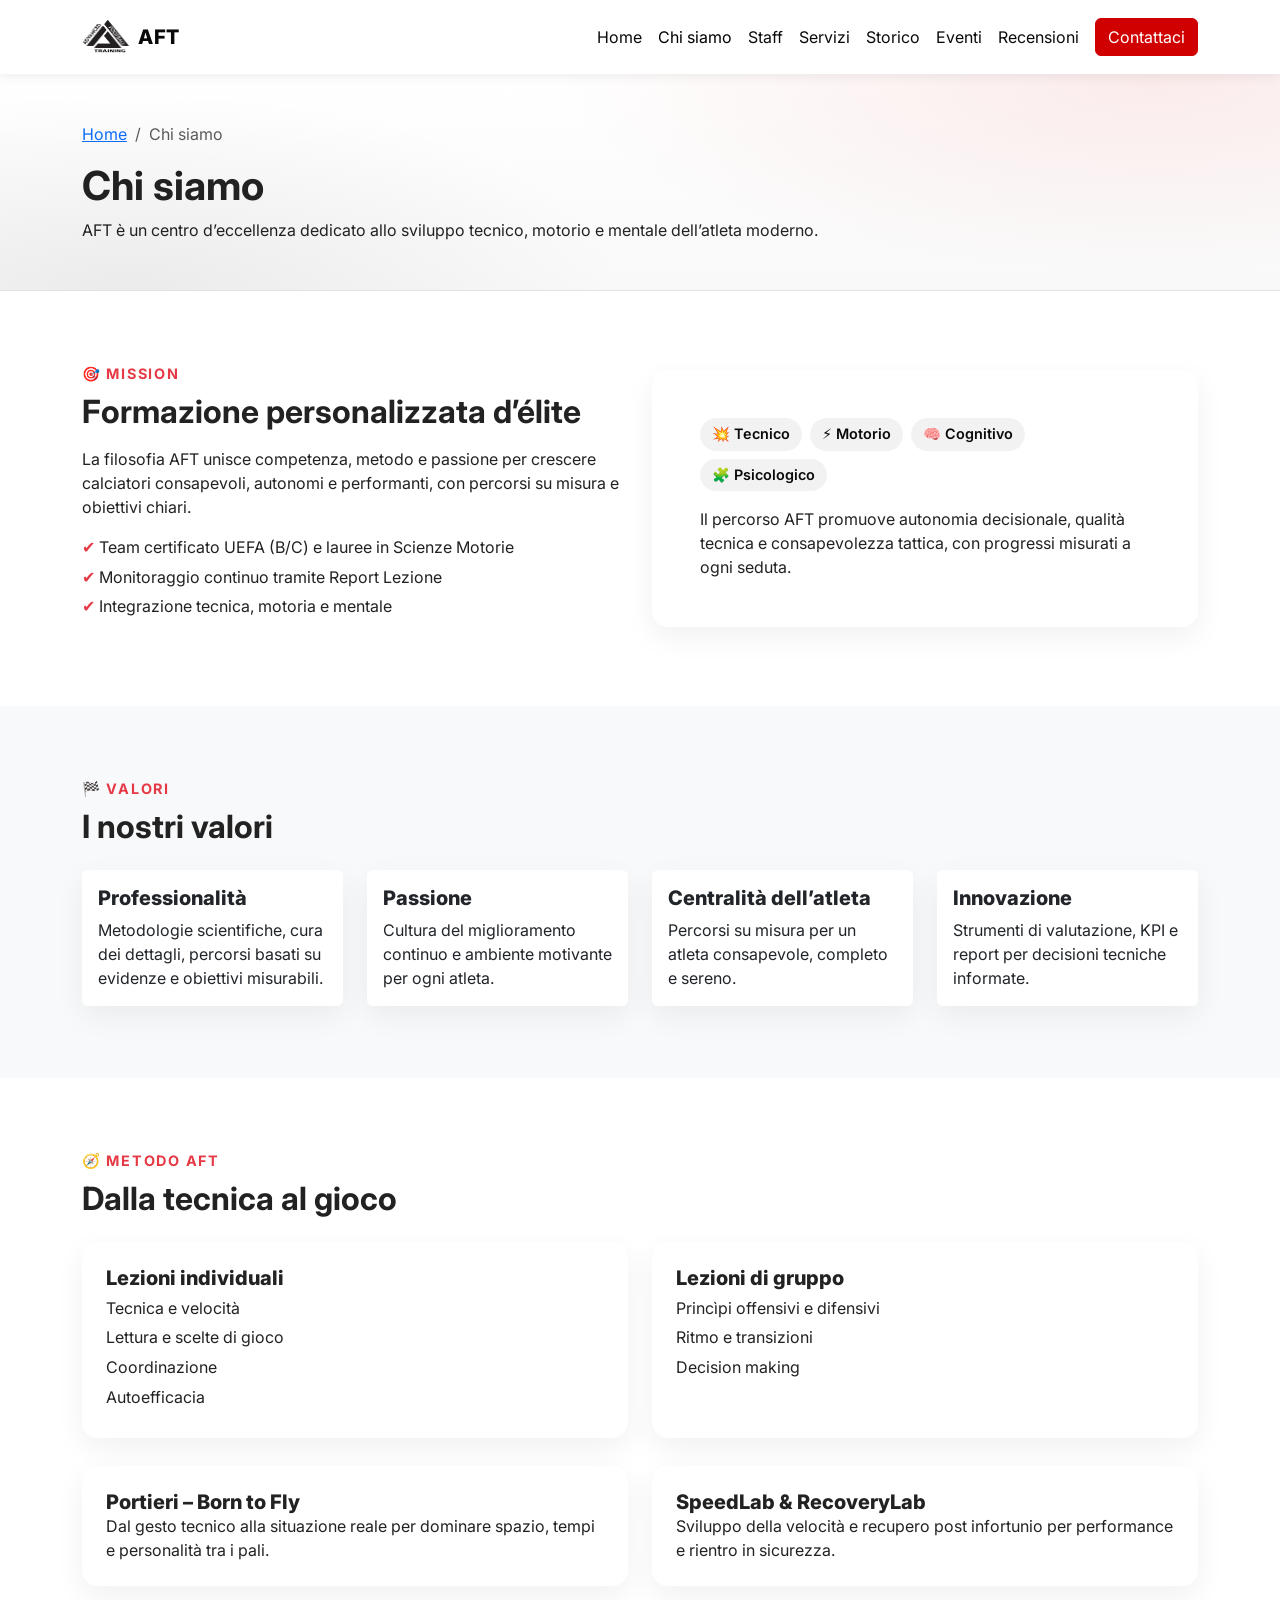
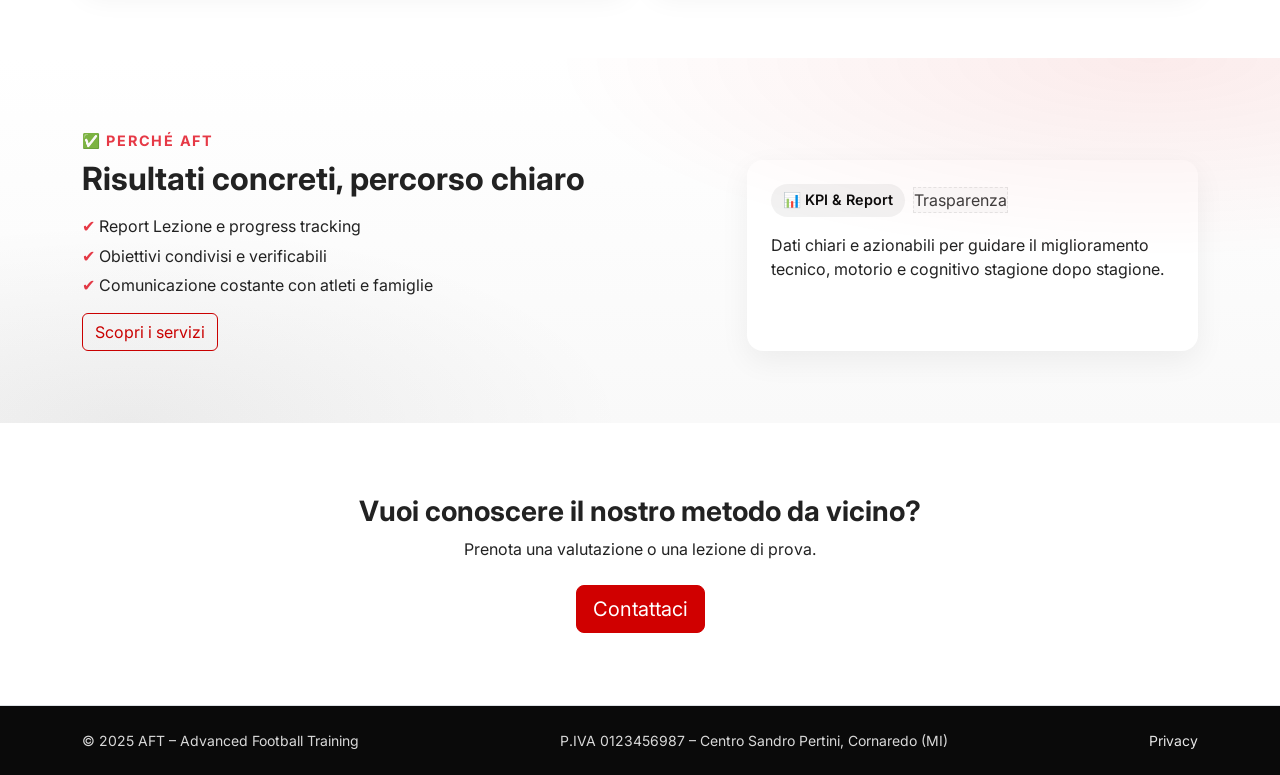
<file: html/chi-siamo.html>
<!DOCTYPE html>
<html lang="it">
<head>
  <meta charset="UTF-8" />
  <title>Chi siamo - AFT</title>
  <meta name="viewport" content="width=device-width, initial-scale=1" />
  <!-- Bootstrap 5 -->
  <link href="https://cdn.jsdelivr.net/npm/bootstrap@5.3.3/dist/css/bootstrap.min.css" rel="stylesheet">
  <!-- Google Font -->
  <link href="https://fonts.googleapis.com/css2?family=Inter:wght@400;600;800&display=swap" rel="stylesheet">
  <!-- Stili AFT -->
  <link href="css/style.css" rel="stylesheet">
</head>
<body>

  <!-- Navbar -->
  <nav class="navbar navbar-expand-lg sticky-top">
    <div class="container">
      <a class="navbar-brand d-flex align-items-center gap-2" href="index.html">
        <img src="asset/Logo.png" alt="AFT Logo" width="48" height="48">
        <span class="brand-badge">AFT</span>
      </a>
      <button class="navbar-toggler" type="button" data-bs-toggle="collapse" data-bs-target="#mainNav">
        <span class="navbar-toggler-icon"></span>
      </button>
      <div id="mainNav" class="collapse navbar-collapse">
        <ul class="navbar-nav ms-auto align-items-lg-center">
          <li class="nav-item"><a class="nav-link" href="index.html">Home</a></li>
          <li class="nav-item active"><a class="nav-link active" aria-current="page" href="chi-siamo.html">Chi siamo</a></li>
          <li class="nav-item"><a class="nav-link" href="staff.html">Staff</a></li>
          <li class="nav-item"><a class="nav-link" href="servizi.html">Servizi</a></li>
          <li class="nav-item"><a class="nav-link" href="storico.html">Storico</a></li>
          <li class="nav-item"><a class="nav-link" href="eventi.html">Eventi</a></li>
          <li class="nav-item"><a class="nav-link" href="recensioni.html">Recensioni</a></li>
          <li class="nav-item ms-lg-2"><a class="btn btn-primary" href="contatti.html">Contattaci</a></li>
        </ul>
      </div>
    </div>
  </nav>

  <!-- Hero compatta con breadcrumb -->
  <header class="py-5 bg-stripe border-bottom">
    <div class="container">
      <nav aria-label="breadcrumb" class="mb-2">
        <ol class="breadcrumb">
          <li class="breadcrumb-item"><a href="index.html">Home</a></li>
          <li class="breadcrumb-item active" aria-current="page">Chi siamo</li>
        </ol>
      </nav>
      <h1 class="fw-bold mb-2">Chi siamo</h1>
      <p class="mb-0">AFT è un centro d’eccellenza dedicato allo sviluppo tecnico, motorio e mentale dell’atleta moderno.</p>
    </div>
  </header>

  <main>
    <!-- Mission -->
    <section class="section-spaced">
      <div class="container">
        <div class="row g-4 align-items-center">
          <div class="col-lg-6">
            <p class="eyebrow mb-2">🎯 Mission</p>
            <h2 class="fw-bold mb-3">Formazione personalizzata d’élite</h2>
            <p>La filosofia AFT unisce competenza, metodo e passione per crescere calciatori consapevoli, autonomi e performanti, con percorsi su misura e obiettivi chiari.</p>
            <ul class="list-unstyled list-compact">
              <li><span class="check">✔</span> Team certificato UEFA (B/C) e lauree in Scienze Motorie</li>
              <li><span class="check">✔</span> Monitoraggio continuo tramite Report Lezione</li>
              <li><span class="check">✔</span> Integrazione tecnica, motoria e mentale</li>
            </ul>
          </div>
          <div class="col-lg-6">
            <div class="p-4 p-lg-5 rounded-4 card-elev">
              <div class="d-flex flex-wrap gap-2 mb-3">
                <span class="icon-pill">💥 Tecnico</span>
                <span class="icon-pill">⚡ Motorio</span>
                <span class="icon-pill">🧠 Cognitivo</span>
                <span class="icon-pill">🧩 Psicologico</span>
              </div>
              <p class="mb-0">Il percorso AFT promuove autonomia decisionale, qualità tecnica e consapevolezza tattica, con progressi misurati a ogni seduta.</p>
            </div>
          </div>
        </div>
      </div>
    </section>

    <!-- Valori -->
    <section class="section-spaced bg-light">
      <div class="container">
        <p class="eyebrow mb-2">🏁 Valori</p>
        <h2 class="fw-bold mb-4">I nostri valori</h2>
        <div class="row row-cols-1 row-cols-md-2 row-cols-lg-4 g-4">
          <div class="col">
            <div class="card card-elev h-100">
              <div class="card-body">
                <h5 class="card-title">Professionalità</h5>
                <p class="mb-0">Metodologie scientifiche, cura dei dettagli, percorsi basati su evidenze e obiettivi misurabili.</p>
              </div>
            </div>
          </div>
          <div class="col">
            <div class="card card-elev h-100">
              <div class="card-body">
                <h5 class="card-title">Passione</h5>
                <p class="mb-0">Cultura del miglioramento continuo e ambiente motivante per ogni atleta.</p>
              </div>
            </div>
          </div>
          <div class="col">
            <div class="card card-elev h-100">
              <div class="card-body">
                <h5 class="card-title">Centralità dell’atleta</h5>
                <p class="mb-0">Percorsi su misura per un atleta consapevole, completo e sereno.</p>
              </div>
            </div>
          </div>
          <div class="col">
            <div class="card card-elev h-100">
              <div class="card-body">
                <h5 class="card-title">Innovazione</h5>
                <p class="mb-0">Strumenti di valutazione, KPI e report per decisioni tecniche informate.</p>
              </div>
            </div>
          </div>
        </div>
      </div>
    </section>

    <!-- Metodo AFT -->
    <section class="section-spaced">
      <div class="container">
        <p class="eyebrow mb-2">🧭 Metodo AFT</p>
        <h2 class="fw-bold mb-4">Dalla tecnica al gioco</h2>
        <div class="row g-4">
          <div class="col-md-6">
            <div class="p-4 rounded-4 card-elev h-100">
              <h5 class="card-title">Lezioni individuali</h5>
              <ul class="list-unstyled list-compact mb-0">
                <li>Tecnica e velocità</li>
                <li>Lettura e scelte di gioco</li>
                <li>Coordinazione</li>
                <li>Autoefficacia</li>
              </ul>
            </div>
          </div>
          <div class="col-md-6">
            <div class="p-4 rounded-4 card-elev h-100">
              <h5 class="card-title">Lezioni di gruppo</h5>
              <ul class="list-unstyled list-compact mb-0">
                <li>Princìpi offensivi e difensivi</li>
                <li>Ritmo e transizioni</li>
                <li>Decision making</li>
              </ul>
            </div>
          </div>
        </div>
        <div class="row g-4 mt-1">
          <div class="col-md-6">
            <div class="p-4 rounded-4 card-elev h-100">
              <h5 class="card-title">Portieri – Born to Fly</h5>
              <p class="mb-0">Dal gesto tecnico alla situazione reale per dominare spazio, tempi e personalità tra i pali.</p>
            </div>
          </div>
          <div class="col-md-6">
            <div class="p-4 rounded-4 card-elev h-100">
              <h5 class="card-title">SpeedLab & RecoveryLab</h5>
              <p class="mb-0">Sviluppo della velocità e recupero post infortunio per performance e rientro in sicurezza.</p>
            </div>
          </div>
        </div>
      </div>
    </section>

    <!-- Perché AFT -->
    <section class="section-spaced bg-stripe">
      <div class="container">
        <p class="eyebrow mb-2">✅ Perché AFT</p>
        <div class="row g-4">
          <div class="col-lg-7">
            <h2 class="fw-bold mb-3">Risultati concreti, percorso chiaro</h2>
            <ul class="list-unstyled list-compact">
              <li><span class="check">✔</span> Report Lezione e progress tracking</li>
              <li><span class="check">✔</span> Obiettivi condivisi e verificabili</li>
              <li><span class="check">✔</span> Comunicazione costante con atleti e famiglie</li>
            </ul>
            <a href="servizi.html" class="btn btn-outline-primary">Scopri i servizi</a>
          </div>
          <div class="col-lg-5">
            <div class="p-4 bg-white rounded-4 card-elev">
              <div class="d-flex align-items-center gap-2 mb-3">
                <span class="icon-pill">📊 KPI & Report</span>
                <span class="pill-muted">Trasparenza</span>
              </div>
              <p class="mb-0">Dati chiari e azionabili per guidare il miglioramento tecnico, motorio e cognitivo stagione dopo stagione.</p>
            </div>
          </div>
        </div>
      </div>
    </section>

    <!-- CTA -->
    <section class="section-spaced text-center">
      <div class="container">
        <h3 class="fw-bold mb-2">Vuoi conoscere il nostro metodo da vicino?</h3>
        <p class="mb-4">Prenota una valutazione o una lezione di prova.</p>
        <a class="btn btn-primary btn-lg" href="contatti.html">Contattaci</a>
      </div>
    </section>
  </main>

  <!-- Footer -->
  <footer class="py-4 border-top footer-dark">
    <div class="container d-flex flex-column flex-lg-row justify-content-between align-items-center gap-2">
      <small>&copy; 2025 AFT – Advanced Football Training</small>
      <small>P.IVA 0123456987 – Centro Sandro Pertini, Cornaredo (MI)</small>
      <small><a href="privacy.html" class="text-decoration-none">Privacy</a></small>
    </div>
  </footer>

  <!-- Bootstrap JS -->
  <script src="https://cdn.jsdelivr.net/npm/bootstrap@5.3.3/dist/js/bootstrap.bundle.min.js"></script>
</body>
</html>
</file>
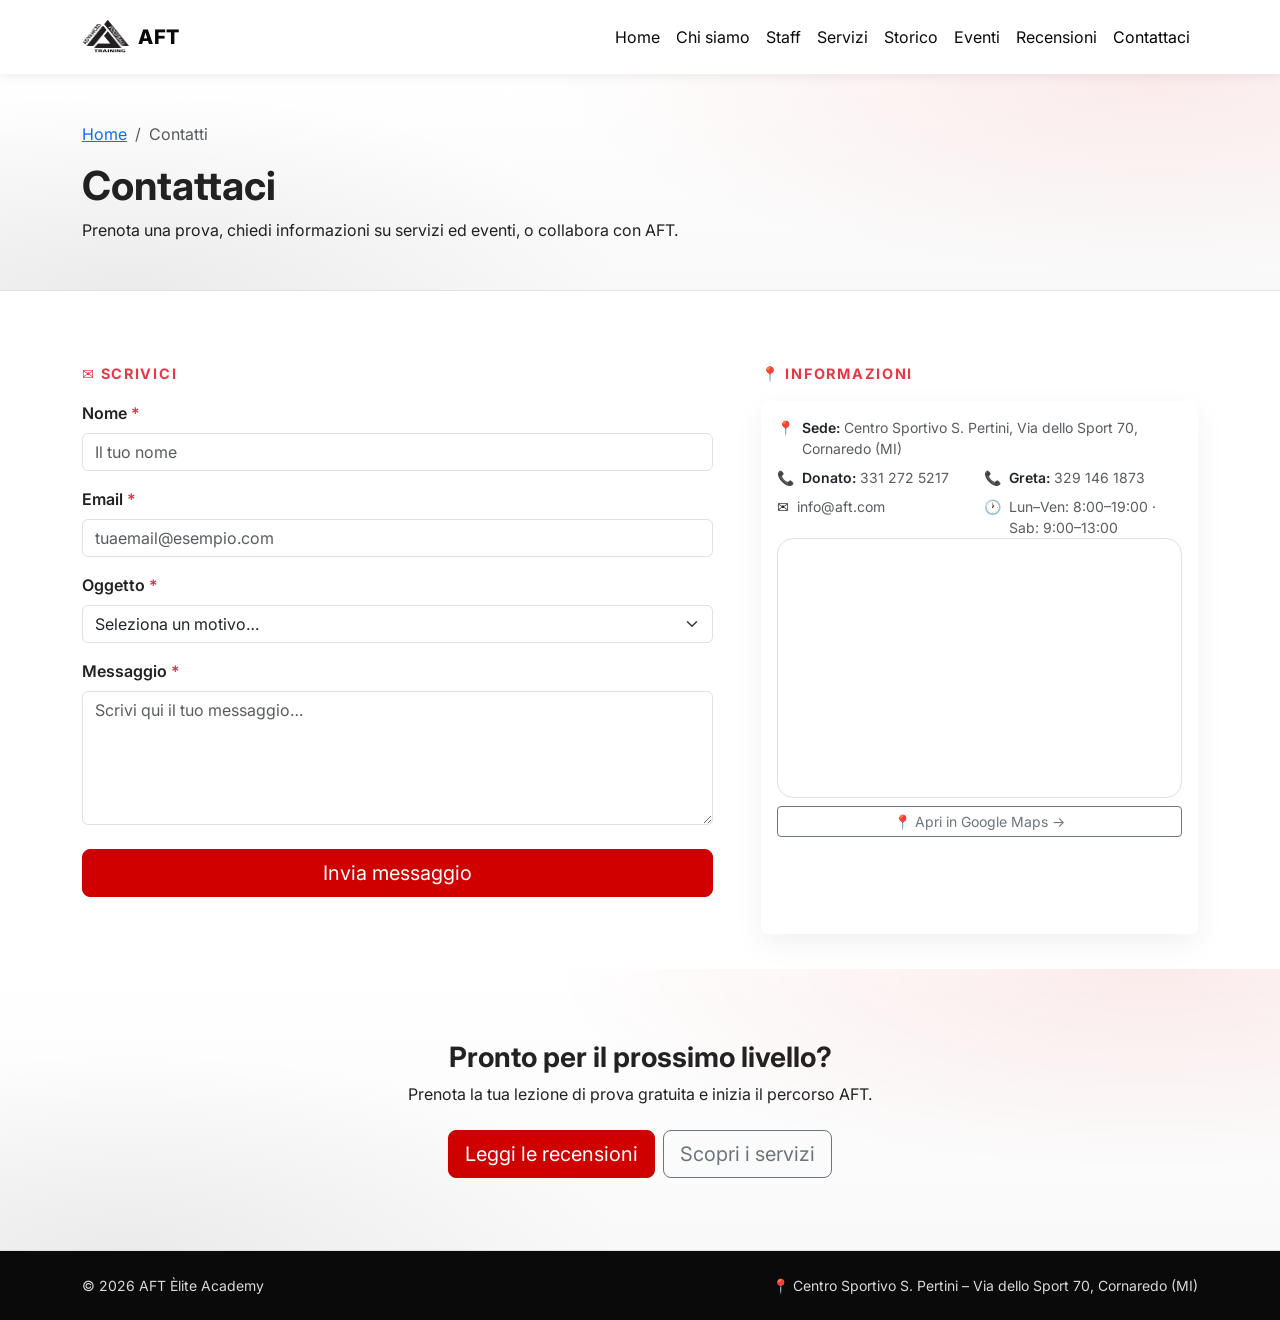
<file: html/contatti.html>
<!DOCTYPE html>
<html lang="it">
<head>
  <meta charset="UTF-8" />
  <title>Contatti – AFT Èlite Academy</title>
  <meta name="viewport" content="width=device-width, initial-scale=1" />
  <link href="https://cdn.jsdelivr.net/npm/bootstrap@5.3.3/dist/css/bootstrap.min.css" rel="stylesheet">
  <link href="https://fonts.googleapis.com/css2?family=Inter:wght@400;600;800&display=swap" rel="stylesheet">
  <link href="css/style.css" rel="stylesheet">
</head>
<body>

  <!-- Navbar -->
  <nav class="navbar navbar-expand-lg sticky-top">
    <div class="container">
      <a class="navbar-brand d-flex align-items-center gap-2" href="index.html">
        <img src="asset/Logo.png" alt="AFT Logo" width="48" height="48">
        <span class="brand-badge">AFT</span>
      </a>
      <button class="navbar-toggler" type="button" data-bs-toggle="collapse" data-bs-target="#mainNav">
        <span class="navbar-toggler-icon"></span>
      </button>
      <div id="mainNav" class="collapse navbar-collapse">
        <ul class="navbar-nav ms-auto align-items-lg-center">
          <li class="nav-item"><a class="nav-link" href="index.html">Home</a></li>
          <li class="nav-item"><a class="nav-link" href="chi-siamo.html">Chi siamo</a></li>
          <li class="nav-item"><a class="nav-link" href="staff.html">Staff</a></li>
          <li class="nav-item"><a class="nav-link" href="servizi.html">Servizi</a></li>
          <li class="nav-item"><a class="nav-link" href="storico.html">Storico</a></li>
          <li class="nav-item"><a class="nav-link" href="eventi.html">Eventi</a></li>
          <li class="nav-item"><a class="nav-link" href="recensioni.html">Recensioni</a></li>
          <li class="nav-item active"><a class="nav-link active" aria-current="page" href="contatti.html">Contattaci</a></li>
        </ul>
      </div>
    </div>
  </nav>

  <!-- Hero -->
  <header class="py-5 bg-stripe border-bottom">
    <div class="container">
      <nav aria-label="breadcrumb" class="mb-2">
        <ol class="breadcrumb">
          <li class="breadcrumb-item"><a href="index.html">Home</a></li>
          <li class="breadcrumb-item active" aria-current="page">Contatti</li>
        </ol>
      </nav>
      <h1 class="fw-bold mb-2">Contattaci</h1>
      <p class="mb-0">Prenota una prova, chiedi informazioni su servizi ed eventi, o collabora con AFT.</p>
    </div>
  </header>

  <main>
    <section class="section-spaced">
      <div class="container">
        <div class="row g-5">

          <!-- ── FORM ── -->
          <div class="col-lg-7">
            <p class="eyebrow mb-3">✉️ Scrivici</p>

            <!-- Messaggio successo (nascosto) -->
            <div id="form-success" class="alert alert-success d-none" role="alert">
              ✅ Messaggio inviato! Ti risponderemo al più presto.
            </div>

            <form id="contact-form" novalidate>

              <!-- Nome -->
              <div class="mb-3">
                <label for="c-nome" class="form-label fw-semibold">
                  Nome <span class="text-danger">*</span>
                </label>
                <input type="text" class="form-control" id="c-nome" name="nome"
                       placeholder="Il tuo nome" required minlength="2">
                <div class="invalid-feedback">Inserisci il tuo nome (min. 2 caratteri).</div>
              </div>

              <!-- Email -->
              <div class="mb-3">
                <label for="c-email" class="form-label fw-semibold">
                  Email <span class="text-danger">*</span>
                </label>
                <input type="email" class="form-control" id="c-email" name="email"
                       placeholder="tuaemail@esempio.com" required>
                <div class="invalid-feedback">Inserisci un indirizzo email valido.</div>
              </div>

              <!-- Oggetto -->
              <div class="mb-3">
                <label for="c-oggetto" class="form-label fw-semibold">
                  Oggetto <span class="text-danger">*</span>
                </label>
                <select class="form-select" id="c-oggetto" name="oggetto" required>
                  <option value="" selected disabled>Seleziona un motivo…</option>
                  <option>Prova gratuita</option>
                  <option>Informazioni sui servizi</option>
                  <option>Eventi / Academy</option>
                  <option>Collaborazioni</option>
                  <option>Altro</option>
                </select>
                <div class="invalid-feedback">Seleziona un oggetto.</div>
              </div>

              <!-- Messaggio -->
              <div class="mb-4">
                <label for="c-messaggio" class="form-label fw-semibold">
                  Messaggio <span class="text-danger">*</span>
                </label>
                <textarea class="form-control" id="c-messaggio" name="messaggio" rows="5"
                          placeholder="Scrivi qui il tuo messaggio…" required minlength="10"></textarea>
                <div class="invalid-feedback">Scrivi un messaggio (min. 10 caratteri).</div>
              </div>

              <button type="submit" class="btn btn-primary btn-lg w-100">
                Invia messaggio
              </button>

            </form>
          </div>

         <!-- ── INFO + MAPPA ── -->
<div class="col-lg-5">
  <p class="eyebrow mb-3">📍 Informazioni</p>

  <!-- Info box compatto -->
  <div class="card card-elev mb-3">
    <div class="card-body py-3">

      <div class="row g-2 small">

        <div class="col-12 d-flex gap-2 align-items-start">
          <span>📍</span>
          <div>
            <span class="fw-semibold">Sede: </span>
            <span class="text-muted">Centro Sportivo S. Pertini, Via dello Sport 70, Cornaredo (MI)</span>
          </div>
        </div>

        <div class="col-12 col-sm-6 d-flex gap-2 align-items-start">
          <span>📞</span>
          <div>
            <span class="fw-semibold">Donato: </span>
            <a href="tel:+393312725217" class="text-decoration-none text-muted">331 272 5217</a>
          </div>
        </div>

        <div class="col-12 col-sm-6 d-flex gap-2 align-items-start">
          <span>📞</span>
          <div>
            <span class="fw-semibold">Greta: </span>
            <a href="tel:+393291461873" class="text-decoration-none text-muted">329 146 1873</a>
          </div>
        </div>

        <div class="col-12 col-sm-6 d-flex gap-2 align-items-start">
          <span>✉️</span>
          <div>
            <a href="mailto:info@aft.com" class="text-decoration-none text-muted">info@aft.com</a>
          </div>
        </div>

        <div class="col-12 col-sm-6 d-flex gap-2 align-items-start">
          <span>🕐</span>
          <div class="text-muted">
            Lun–Ven: 8:00–19:00 · Sab: 9:00–13:00
          </div>
        </div>

      </div>
      <!-- Mappa Google Maps embed -->
  <div class="rounded-4 overflow-hidden border" style="height: 260px;">
    <iframe
      title="Sede AFT – Centro Sportivo S. Pertini, Cornaredo"
      src="https://www.google.com/maps/embed?pb=!1m18!1m12!1m3!1d2796.0!2d9.0327!3d45.4954!2m3!1f0!2f0!3f0!3m2!1i1024!2i768!4f13.1!3m3!1m2!1s0x4786bf3b2e2d6a3b%3A0x1!2sVia+dello+Sport+70%2C+Cornaredo+MI!5e0!3m2!1sit!2sit!4v1700000000000"
      width="100%" height="100%" style="border:0;" allowfullscreen="" loading="lazy"
      referrerpolicy="no-referrer-when-downgrade">
    </iframe>
  </div>
  <a href="https://maps.google.com/?q=Via+dello+Sport+70,+Cornaredo+MI"
     target="_blank" rel="noopener"
     class="btn btn-outline-secondary btn-sm w-100 mt-2">
    📍 Apri in Google Maps →
  </a>
    </div>
    
  </div>

  

</div>

        </div>
      </div>
    </section>

    <!-- CTA finale -->
    <section class="section-spaced bg-stripe text-center">
      <div class="container">
        <h3 class="fw-bold mb-2">Pronto per il prossimo livello?</h3>
        <p class="mb-4">Prenota la tua lezione di prova gratuita e inizia il percorso AFT.</p>
        <div class="d-flex justify-content-center gap-2 flex-wrap">
          <a class="btn btn-primary btn-lg" href="recensioni.html">Leggi le recensioni</a>
          <a class="btn btn-outline-secondary btn-lg" href="servizi.html">Scopri i servizi</a>
        </div>
      </div>
    </section>

  </main>

  <!-- Footer -->
  <footer class="py-4 border-top footer-dark">
    <div class="container d-flex flex-column flex-lg-row justify-content-between align-items-center gap-2">
      <small>&copy; 2026 AFT Èlite Academy</small>
      <small>📍 Centro Sportivo S. Pertini – Via dello Sport 70, Cornaredo (MI)</small>
    </div>
  </footer>

  <script src="https://cdn.jsdelivr.net/npm/bootstrap@5.3.3/dist/js/bootstrap.bundle.min.js"></script>
  <script>
    document.getElementById('contact-form').addEventListener('submit', function (e) {
      e.preventDefault();
      this.classList.add('was-validated');
      if (!this.checkValidity()) return;

      // Qui puoi collegare un backend/Formspree/EmailJS
      // Per ora mostra il messaggio di successo e resetta il form
      document.getElementById('form-success').classList.remove('d-none');
      this.reset();
      this.classList.remove('was-validated');
      window.scrollTo({ top: 0, behavior: 'smooth' });
    });
  </script>

</body>
</html>
</file>
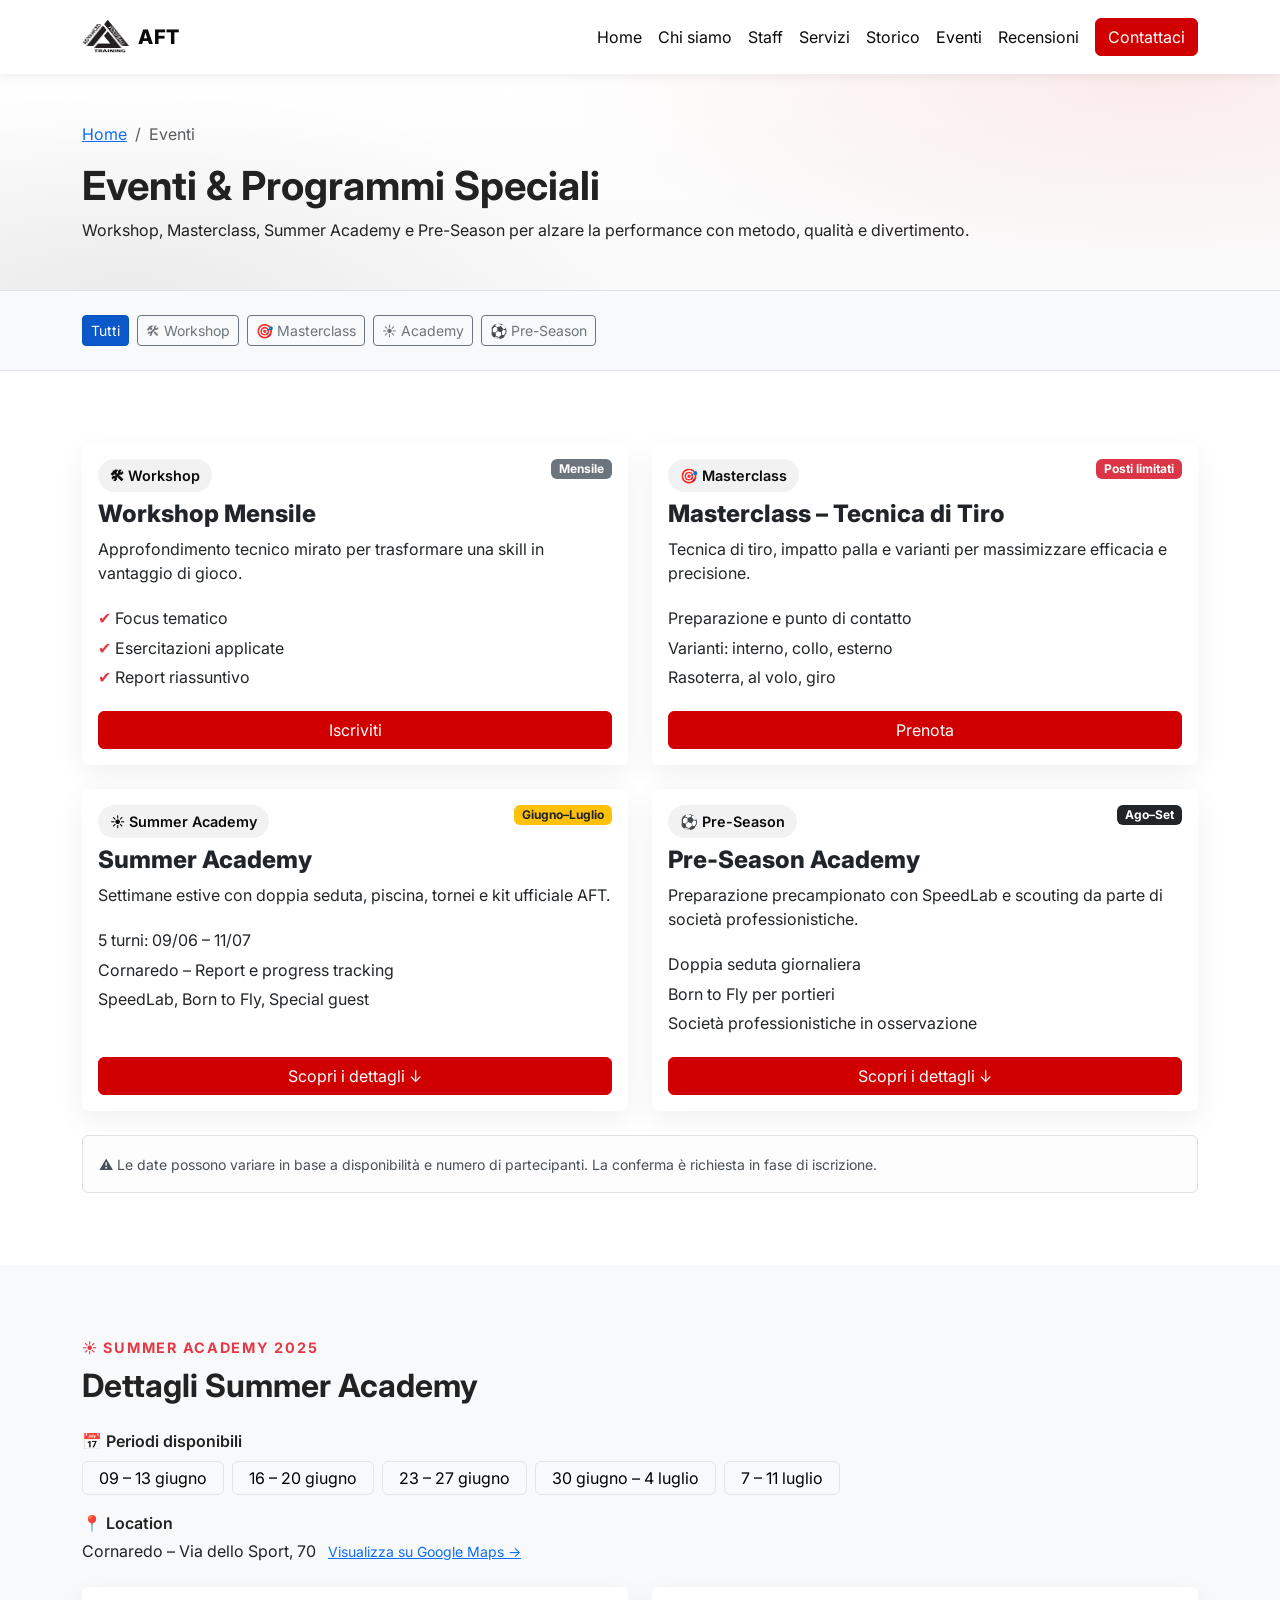
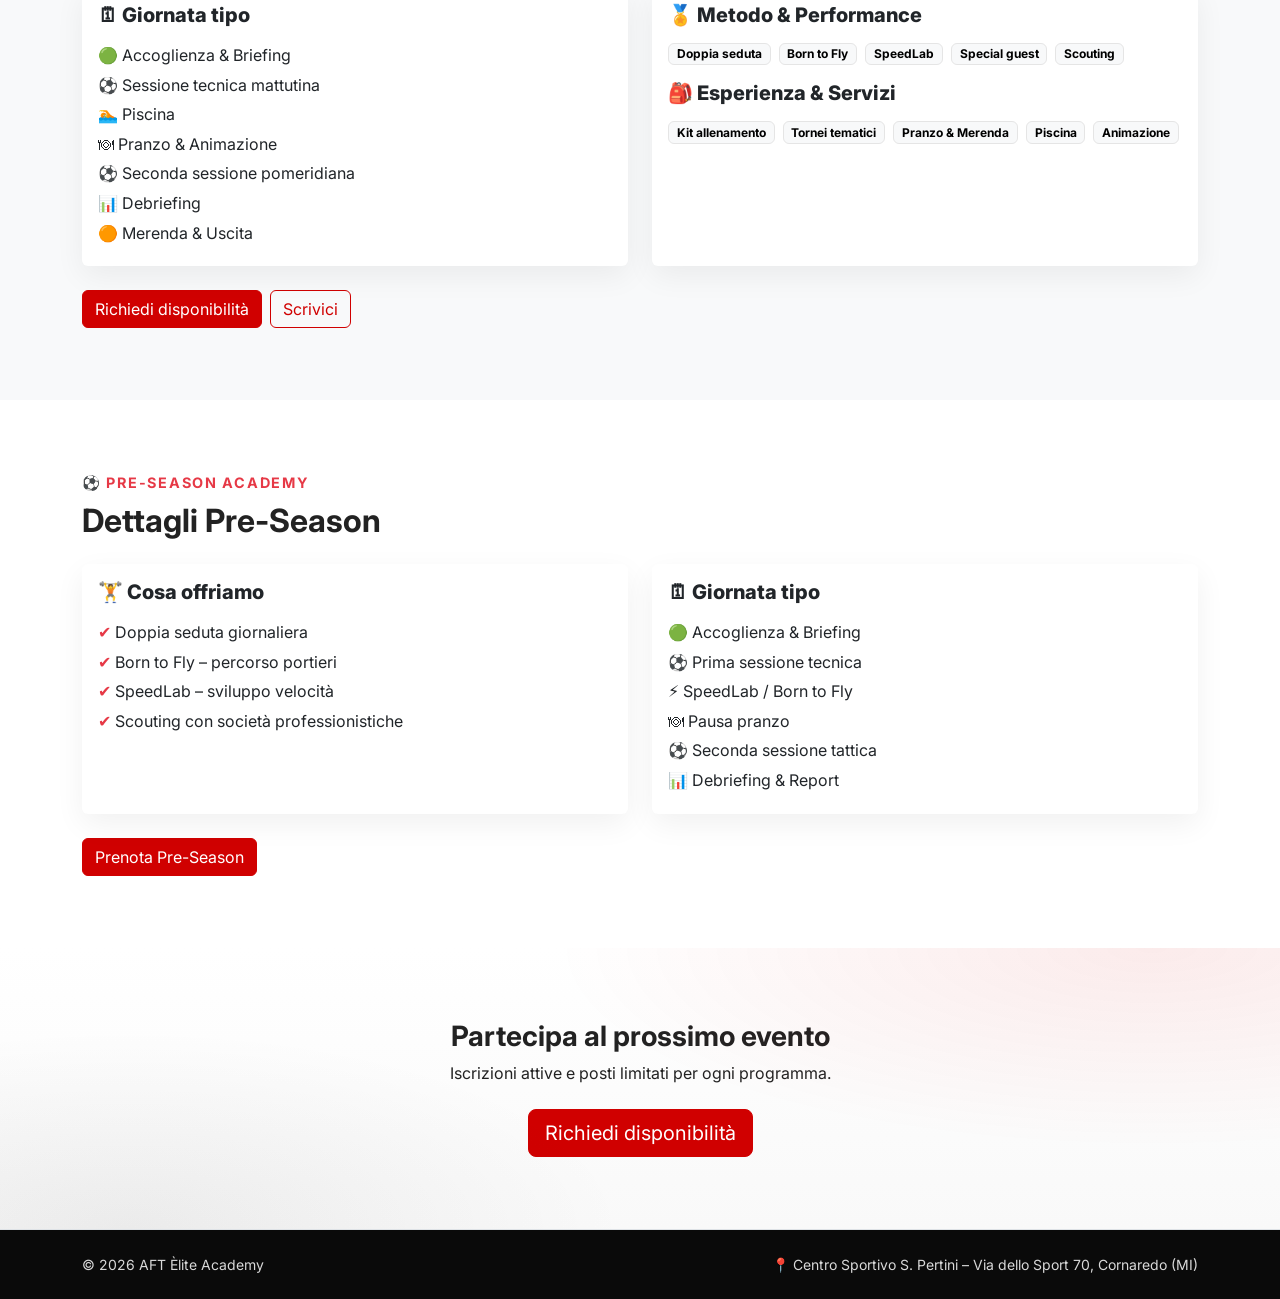
<file: html/eventi.html>
<!DOCTYPE html>
<html lang="it">
<head>
  <meta charset="UTF-8" />
  <title>Eventi – AFT Èlite Academy</title>
  <meta name="viewport" content="width=device-width, initial-scale=1" />
  <link href="https://cdn.jsdelivr.net/npm/bootstrap@5.3.3/dist/css/bootstrap.min.css" rel="stylesheet">
  <link href="https://fonts.googleapis.com/css2?family=Inter:wght@400;600;800&display=swap" rel="stylesheet">
  <link href="css/style.css" rel="stylesheet">
</head>
<body>

  <!-- Navbar -->
  <nav class="navbar navbar-expand-lg sticky-top">
    <div class="container">
      <a class="navbar-brand d-flex align-items-center gap-2" href="index.html">
        <img src="asset/Logo.png" alt="AFT Logo" width="48" height="48">
        <span class="brand-badge">AFT</span>
      </a>
      <button class="navbar-toggler" type="button" data-bs-toggle="collapse" data-bs-target="#mainNav">
        <span class="navbar-toggler-icon"></span>
      </button>
      <div id="mainNav" class="collapse navbar-collapse">
        <ul class="navbar-nav ms-auto align-items-lg-center">
          <li class="nav-item"><a class="nav-link" href="index.html">Home</a></li>
          <li class="nav-item"><a class="nav-link" href="chi-siamo.html">Chi siamo</a></li>
          <li class="nav-item"><a class="nav-link" href="staff.html">Staff</a></li>
          <li class="nav-item"><a class="nav-link" href="servizi.html">Servizi</a></li>
          <li class="nav-item"><a class="nav-link" href="storico.html">Storico</a></li>
          <li class="nav-item active"><a class="nav-link active" aria-current="page" href="eventi.html">Eventi</a></li>
          <li class="nav-item"><a class="nav-link" href="recensioni.html">Recensioni</a></li>
          <li class="nav-item ms-lg-2"><a class="btn btn-primary" href="contatti.html">Contattaci</a></li>
        </ul>
      </div>
    </div>
  </nav>

  <!-- Hero -->
  <header class="py-5 bg-stripe border-bottom">
    <div class="container">
      <nav aria-label="breadcrumb" class="mb-2">
        <ol class="breadcrumb">
          <li class="breadcrumb-item"><a href="index.html">Home</a></li>
          <li class="breadcrumb-item active" aria-current="page">Eventi</li>
        </ol>
      </nav>
      <h1 class="fw-bold mb-2">Eventi & Programmi Speciali</h1>
      <p class="mb-0">Workshop, Masterclass, Summer Academy e Pre-Season per alzare la performance con metodo, qualità e divertimento.</p>
    </div>
  </header>

  <main>

    <!-- Filtri -->
    <section class="py-4 border-bottom bg-light">
      <div class="container">
        <div class="d-flex flex-wrap gap-2">
          <button class="btn btn-primary btn-sm filter-btn active" data-filter="tutti">Tutti</button>
          <button class="btn btn-outline-secondary btn-sm filter-btn" data-filter="workshop">🛠 Workshop</button>
          <button class="btn btn-outline-secondary btn-sm filter-btn" data-filter="masterclass">🎯 Masterclass</button>
          <button class="btn btn-outline-secondary btn-sm filter-btn" data-filter="academy">☀️ Academy</button>
          <button class="btn btn-outline-secondary btn-sm filter-btn" data-filter="preseason">⚽ Pre-Season</button>
        </div>
      </div>
    </section>

    <!-- Griglia eventi -->
    <section class="section-spaced">
      <div class="container">
        <div class="row row-cols-1 row-cols-md-2 row-cols-lg-2 g-4" id="griglia-eventi">

          <!-- Workshop Mensile -->
          <div class="col event-item" data-category="workshop">
            <div class="card card-elev h-100">
              <div class="card-body d-flex flex-column">
                <div class="d-flex justify-content-between align-items-start mb-2">
                  <span class="icon-pill">🛠 Workshop</span>
                  <span class="badge text-bg-secondary">Mensile</span>
                </div>
                <h4 class="card-title">Workshop Mensile</h4>
                <p>Approfondimento tecnico mirato per trasformare una skill in vantaggio di gioco.</p>
                <ul class="list-unstyled list-compact mb-3">
                  <li><span class="check">✔</span> Focus tematico</li>
                  <li><span class="check">✔</span> Esercitazioni applicate</li>
                  <li><span class="check">✔</span> Report riassuntivo</li>
                </ul>
                <div class="mt-auto">
                  <a href="contatti.html" class="btn btn-primary w-100">Iscriviti</a>
                </div>
              </div>
            </div>
          </div>

          <!-- Masterclass – Tecnica di Tiro -->
          <div class="col event-item" data-category="masterclass">
            <div class="card card-elev h-100">
              <div class="card-body d-flex flex-column">
                <div class="d-flex justify-content-between align-items-start mb-2">
                  <span class="icon-pill">🎯 Masterclass</span>
                  <span class="badge text-bg-danger">Posti limitati</span>
                </div>
                <h4 class="card-title">Masterclass – Tecnica di Tiro</h4>
                <p>Tecnica di tiro, impatto palla e varianti per massimizzare efficacia e precisione.</p>
                <ul class="list-unstyled list-compact mb-3">
                  <li>Preparazione e punto di contatto</li>
                  <li>Varianti: interno, collo, esterno</li>
                  <li>Rasoterra, al volo, giro</li>
                </ul>
                <div class="mt-auto">
                  <a href="contatti.html" class="btn btn-primary w-100">Prenota</a>
                </div>
              </div>
            </div>
          </div>

          <!-- Summer Academy -->
          <div class="col event-item" data-category="academy">
            <div class="card card-elev h-100">
              <div class="card-body d-flex flex-column">
                <div class="d-flex justify-content-between align-items-start mb-2">
                  <span class="icon-pill">☀️ Summer Academy</span>
                  <span class="badge text-bg-warning text-dark">Giugno–Luglio</span>
                </div>
                <h4 class="card-title">Summer Academy</h4>
                <p>Settimane estive con doppia seduta, piscina, tornei e kit ufficiale AFT.</p>
                <ul class="list-unstyled list-compact mb-3">
                  <li>5 turni: 09/06 – 11/07</li>
                  <li>Cornaredo – Report e progress tracking</li>
                  <li>SpeedLab, Born to Fly, Special guest</li>
                </ul>
                <div class="mt-auto">
                  <a href="#summer-details" class="btn btn-primary w-100">Scopri i dettagli ↓</a>
                </div>
              </div>
            </div>
          </div>

          <!-- Pre-Season -->
          <div class="col event-item" data-category="preseason">
            <div class="card card-elev h-100">
              <div class="card-body d-flex flex-column">
                <div class="d-flex justify-content-between align-items-start mb-2">
                  <span class="icon-pill">⚽ Pre-Season</span>
                  <span class="badge text-bg-dark">Ago–Set</span>
                </div>
                <h4 class="card-title">Pre-Season Academy</h4>
                <p>Preparazione precampionato con SpeedLab e scouting da parte di società professionistiche.</p>
                <ul class="list-unstyled list-compact mb-3">
                  <li>Doppia seduta giornaliera</li>
                  <li>Born to Fly per portieri</li>
                  <li>Società professionistiche in osservazione</li>
                </ul>
                <div class="mt-auto">
                  <a href="#preseason-details" class="btn btn-primary w-100">Scopri i dettagli ↓</a>
                </div>
              </div>
            </div>
          </div>

        </div>

        <!-- Avviso date -->
        <div class="alert alert-light border mt-4 mb-0" role="alert">
          <small>⚠️ Le date possono variare in base a disponibilità e numero di partecipanti. La conferma è richiesta in fase di iscrizione.</small>
        </div>

      </div>
    </section>

    <!-- ── DETTAGLI SUMMER ACADEMY ── -->
    <section class="section-spaced bg-light" id="summer-details">
      <div class="container">
        <p class="eyebrow mb-2">☀️ Summer Academy 2025</p>
        <h2 class="fw-bold mb-4">Dettagli Summer Academy</h2>

        <!-- Turni -->
        <div class="row g-3 mb-4">
          <div class="col-12">
            <p class="fw-semibold mb-2">📅 Periodi disponibili</p>
            <div class="d-flex flex-wrap gap-2">
              <span class="badge text-bg-light border fs-6 fw-normal px-3 py-2">09 – 13 giugno</span>
              <span class="badge text-bg-light border fs-6 fw-normal px-3 py-2">16 – 20 giugno</span>
              <span class="badge text-bg-light border fs-6 fw-normal px-3 py-2">23 – 27 giugno</span>
              <span class="badge text-bg-light border fs-6 fw-normal px-3 py-2">30 giugno – 4 luglio</span>
              <span class="badge text-bg-light border fs-6 fw-normal px-3 py-2">7 – 11 luglio</span>
            </div>
          </div>
          <div class="col-12">
            <p class="fw-semibold mb-1">📍 Location</p>
            <p class="mb-0">Cornaredo – Via dello Sport, 70
              <a href="https://maps.google.com/?q=Via+dello+Sport+70+Cornaredo" target="_blank" class="ms-2 small"
                 rel="noopener">Visualizza su Google Maps →</a>
            </p>
          </div>
        </div>

        <div class="row g-4">

          <!-- Giornata tipo -->
          <div class="col-md-6">
            <div class="card card-elev h-100">
              <div class="card-body">
                <h5 class="card-title mb-3">🗓 Giornata tipo</h5>
                <ul class="list-unstyled list-compact mb-0">
                  <li>🟢 Accoglienza & Briefing</li>
                  <li>⚽ Sessione tecnica mattutina</li>
                  <li>🏊 Piscina</li>
                  <li>🍽 Pranzo & Animazione</li>
                  <li>⚽ Seconda sessione pomeridiana</li>
                  <li>📊 Debriefing</li>
                  <li>🟠 Merenda & Uscita</li>
                </ul>
              </div>
            </div>
          </div>

          <!-- Metodo & Servizi -->
          <div class="col-md-6">
            <div class="card card-elev h-100">
              <div class="card-body">
                <h5 class="card-title mb-3">🏅 Metodo & Performance</h5>
                <div class="d-flex flex-wrap gap-2 mb-3">
                  <span class="badge text-bg-light border">Doppia seduta</span>
                  <span class="badge text-bg-light border">Born to Fly</span>
                  <span class="badge text-bg-light border">SpeedLab</span>
                  <span class="badge text-bg-light border">Special guest</span>
                  <span class="badge text-bg-light border">Scouting</span>
                </div>
                <h5 class="card-title mb-3">🎒 Esperienza & Servizi</h5>
                <div class="d-flex flex-wrap gap-2">
                  <span class="badge text-bg-light border">Kit allenamento</span>
                  <span class="badge text-bg-light border">Tornei tematici</span>
                  <span class="badge text-bg-light border">Pranzo & Merenda</span>
                  <span class="badge text-bg-light border">Piscina</span>
                  <span class="badge text-bg-light border">Animazione</span>
                </div>
              </div>
            </div>
          </div>

        </div>

        <div class="d-flex gap-2 flex-wrap mt-4">
          <a href="contatti.html" class="btn btn-primary">Richiedi disponibilità</a>
          <a href="contatti.html" class="btn btn-outline-primary">Scrivici</a>
        </div>
      </div>
    </section>

    <!-- ── DETTAGLI PRE-SEASON ── -->
    <section class="section-spaced" id="preseason-details">
      <div class="container">
        <p class="eyebrow mb-2">⚽ Pre-Season Academy</p>
        <h2 class="fw-bold mb-4">Dettagli Pre-Season</h2>

        <div class="row g-4">

          <!-- Cosa offriamo -->
          <div class="col-md-6">
            <div class="card card-elev h-100">
              <div class="card-body">
                <h5 class="card-title mb-3">🏋️ Cosa offriamo</h5>
                <ul class="list-unstyled list-compact mb-0">
                  <li><span class="check">✔</span> Doppia seduta giornaliera</li>
                  <li><span class="check">✔</span> Born to Fly – percorso portieri</li>
                  <li><span class="check">✔</span> SpeedLab – sviluppo velocità</li>
                  <li><span class="check">✔</span> Scouting con società professionistiche</li>
                </ul>
              </div>
            </div>
          </div>

          <!-- Giornata tipo -->
          <div class="col-md-6">
            <div class="card card-elev h-100">
              <div class="card-body">
                <h5 class="card-title mb-3">🗓 Giornata tipo</h5>
                <ul class="list-unstyled list-compact mb-0">
                  <li>🟢 Accoglienza & Briefing</li>
                  <li>⚽ Prima sessione tecnica</li>
                  <li>⚡ SpeedLab / Born to Fly</li>
                  <li>🍽 Pausa pranzo</li>
                  <li>⚽ Seconda sessione tattica</li>
                  <li>📊 Debriefing & Report</li>
                </ul>
              </div>
            </div>
          </div>

        </div>

        <div class="mt-4">
          <a href="contatti.html" class="btn btn-primary">Prenota Pre-Season</a>
        </div>
      </div>
    </section>

    <!-- CTA finale -->
    <section class="section-spaced bg-stripe text-center">
      <div class="container">
        <h3 class="fw-bold mb-2">Partecipa al prossimo evento</h3>
        <p class="mb-4">Iscrizioni attive e posti limitati per ogni programma.</p>
        <a class="btn btn-primary btn-lg" href="contatti.html">Richiedi disponibilità</a>
      </div>
    </section>

  </main>

  <!-- Footer -->
  <footer class="py-4 border-top footer-dark">
    <div class="container d-flex flex-column flex-lg-row justify-content-between align-items-center gap-2">
      <small>&copy; 2026 AFT Èlite Academy</small>
      <small>📍 Centro Sportivo S. Pertini – Via dello Sport 70, Cornaredo (MI)</small>
    </div>
  </footer>

  <script src="https://cdn.jsdelivr.net/npm/bootstrap@5.3.3/dist/js/bootstrap.bundle.min.js"></script>

  <!-- Filtri JS -->
  <script>
    document.querySelectorAll('.filter-btn').forEach(btn => {
      btn.addEventListener('click', function () {
        document.querySelectorAll('.filter-btn').forEach(b => {
          b.classList.remove('active', 'btn-primary');
          b.classList.add('btn-outline-secondary');
        });
        this.classList.add('active', 'btn-primary');
        this.classList.remove('btn-outline-secondary');

        const filter = this.dataset.filter;
        document.querySelectorAll('.event-item').forEach(item => {
          item.style.display = (filter === 'tutti' || item.dataset.category === filter) ? '' : 'none';
        });
      });
    });
  </script>

</body>
</html>
</file>
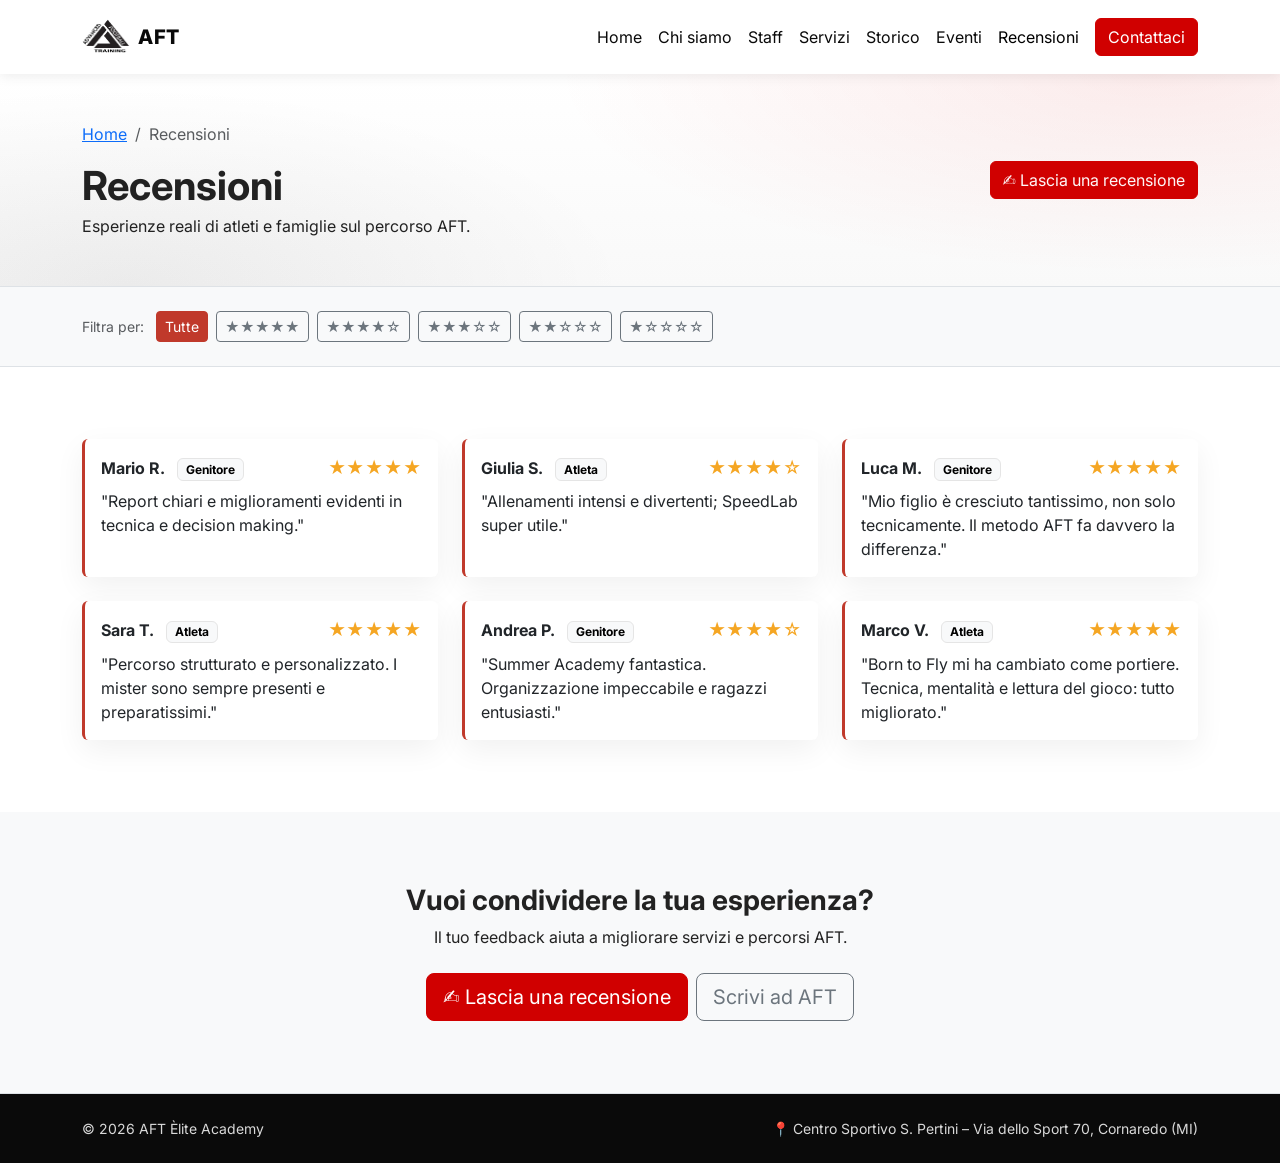
<file: html/recensioni.html>
<!DOCTYPE html>
<html lang="it">
<head>
  <meta charset="UTF-8" />
  <title>Recensioni – AFT Èlite Academy</title>
  <meta name="viewport" content="width=device-width, initial-scale=1" />
  <link href="https://cdn.jsdelivr.net/npm/bootstrap@5.3.3/dist/css/bootstrap.min.css" rel="stylesheet">
  <link href="https://fonts.googleapis.com/css2?family=Inter:wght@400;600;800&display=swap" rel="stylesheet">
  <link href="css/style.css" rel="stylesheet">
  <style>
    .star-rating { color: #f5a623; font-size: 1.1rem; letter-spacing: .05em; }
    .review-card { border-left: 3px solid #c0392b; }
    .rating-btn.active { background: #c0392b; color: #fff; border-color: #c0392b; }
    .star-input label { font-size: 1.5rem; color: #ccc; cursor: pointer; transition: color .15s; }
    .star-input input:checked ~ label,
    .star-input label:hover,
    .star-input label:hover ~ label { color: #f5a623; }
    .star-input { display: flex; flex-direction: row-reverse; justify-content: flex-end; }
    .star-input input { display: none; }
  </style>
</head>
<body>

  <!-- Navbar -->
  <nav class="navbar navbar-expand-lg sticky-top">
    <div class="container">
      <a class="navbar-brand d-flex align-items-center gap-2" href="index.html">
        <img src="asset/Logo.png" alt="AFT Logo" width="48" height="48">
        <span class="brand-badge">AFT</span>
      </a>
      <button class="navbar-toggler" type="button" data-bs-toggle="collapse" data-bs-target="#mainNav">
        <span class="navbar-toggler-icon"></span>
      </button>
      <div id="mainNav" class="collapse navbar-collapse">
        <ul class="navbar-nav ms-auto align-items-lg-center">
          <li class="nav-item"><a class="nav-link" href="index.html">Home</a></li>
          <li class="nav-item"><a class="nav-link" href="chi-siamo.html">Chi siamo</a></li>
          <li class="nav-item"><a class="nav-link" href="staff.html">Staff</a></li>
          <li class="nav-item"><a class="nav-link" href="servizi.html">Servizi</a></li>
          <li class="nav-item"><a class="nav-link" href="storico.html">Storico</a></li>
          <li class="nav-item"><a class="nav-link" href="eventi.html">Eventi</a></li>
          <li class="nav-item active"><a class="nav-link active" aria-current="page" href="recensioni.html">Recensioni</a></li>
          <li class="nav-item ms-lg-2"><a class="btn btn-primary" href="contatti.html">Contattaci</a></li>
        </ul>
      </div>
    </div>
  </nav>

  <!-- Hero -->
  <header class="py-5 bg-stripe border-bottom">
    <div class="container d-flex flex-column flex-md-row align-items-md-center justify-content-between gap-3">
      <div>
        <nav aria-label="breadcrumb" class="mb-2">
          <ol class="breadcrumb">
            <li class="breadcrumb-item"><a href="index.html">Home</a></li>
            <li class="breadcrumb-item active" aria-current="page">Recensioni</li>
          </ol>
        </nav>
        <h1 class="fw-bold mb-1">Recensioni</h1>
        <p class="mb-0">Esperienze reali di atleti e famiglie sul percorso AFT.</p>
      </div>
      <button class="btn btn-primary flex-shrink-0" data-bs-toggle="modal" data-bs-target="#modal-recensione">
        ✍️ Lascia una recensione
      </button>
    </div>
  </header>

  <main>

    <!-- Filtri rating -->
    <section class="py-4 border-bottom bg-light">
      <div class="container">
        <div class="d-flex flex-wrap gap-2 align-items-center">
          <span class="small text-muted me-1">Filtra per:</span>
          <button class="btn btn-primary btn-sm rating-btn active" data-rating="tutti">Tutte</button>
          <button class="btn btn-outline-secondary btn-sm rating-btn" data-rating="5">★★★★★</button>
          <button class="btn btn-outline-secondary btn-sm rating-btn" data-rating="4">★★★★☆</button>
          <button class="btn btn-outline-secondary btn-sm rating-btn" data-rating="3">★★★☆☆</button>
          <button class="btn btn-outline-secondary btn-sm rating-btn" data-rating="2">★★☆☆☆</button>
          <button class="btn btn-outline-secondary btn-sm rating-btn" data-rating="1">★☆☆☆☆</button>
        </div>
      </div>
    </section>

    <!-- Griglia recensioni -->
    <section class="section-spaced">
      <div class="container">
        <div class="row row-cols-1 row-cols-md-2 row-cols-lg-3 g-4" id="griglia-recensioni">

          <!-- Recensione 1 -->
          <div class="col review-item" data-rating="5">
            <div class="card card-elev review-card h-100">
              <div class="card-body">
                <div class="d-flex justify-content-between align-items-center mb-2">
                  <div>
                    <strong>Mario R.</strong>
                    <span class="badge text-bg-light border ms-2 small">Genitore</span>
                  </div>
                  <span class="star-rating">★★★★★</span>
                </div>
                <p class="mb-0">"Report chiari e miglioramenti evidenti in tecnica e decision making."</p>
              </div>
            </div>
          </div>

          <!-- Recensione 2 -->
          <div class="col review-item" data-rating="4">
            <div class="card card-elev review-card h-100">
              <div class="card-body">
                <div class="d-flex justify-content-between align-items-center mb-2">
                  <div>
                    <strong>Giulia S.</strong>
                    <span class="badge text-bg-light border ms-2 small">Atleta</span>
                  </div>
                  <span class="star-rating">★★★★☆</span>
                </div>
                <p class="mb-0">"Allenamenti intensi e divertenti; SpeedLab super utile."</p>
              </div>
            </div>
          </div>

          <!-- Recensione 3 (placeholder) -->
          <div class="col review-item" data-rating="5">
            <div class="card card-elev review-card h-100">
              <div class="card-body">
                <div class="d-flex justify-content-between align-items-center mb-2">
                  <div>
                    <strong>Luca M.</strong>
                    <span class="badge text-bg-light border ms-2 small">Genitore</span>
                  </div>
                  <span class="star-rating">★★★★★</span>
                </div>
                <p class="mb-0">"Mio figlio è cresciuto tantissimo, non solo tecnicamente. Il metodo AFT fa davvero la differenza."</p>
              </div>
            </div>
          </div>

          <!-- Recensione 4 (placeholder) -->
          <div class="col review-item" data-rating="5">
            <div class="card card-elev review-card h-100">
              <div class="card-body">
                <div class="d-flex justify-content-between align-items-center mb-2">
                  <div>
                    <strong>Sara T.</strong>
                    <span class="badge text-bg-light border ms-2 small">Atleta</span>
                  </div>
                  <span class="star-rating">★★★★★</span>
                </div>
                <p class="mb-0">"Percorso strutturato e personalizzato. I mister sono sempre presenti e preparatissimi."</p>
              </div>
            </div>
          </div>

          <!-- Recensione 5 (placeholder) -->
          <div class="col review-item" data-rating="4">
            <div class="card card-elev review-card h-100">
              <div class="card-body">
                <div class="d-flex justify-content-between align-items-center mb-2">
                  <div>
                    <strong>Andrea P.</strong>
                    <span class="badge text-bg-light border ms-2 small">Genitore</span>
                  </div>
                  <span class="star-rating">★★★★☆</span>
                </div>
                <p class="mb-0">"Summer Academy fantastica. Organizzazione impeccabile e ragazzi entusiasti."</p>
              </div>
            </div>
          </div>

          <!-- Recensione 6 (placeholder) -->
          <div class="col review-item" data-rating="5">
            <div class="card card-elev review-card h-100">
              <div class="card-body">
                <div class="d-flex justify-content-between align-items-center mb-2">
                  <div>
                    <strong>Marco V.</strong>
                    <span class="badge text-bg-light border ms-2 small">Atleta</span>
                  </div>
                  <span class="star-rating">★★★★★</span>
                </div>
                <p class="mb-0">"Born to Fly mi ha cambiato come portiere. Tecnica, mentalità e lettura del gioco: tutto migliorato."</p>
              </div>
            </div>
          </div>

        </div><!-- fine griglia -->

        <!-- Nessun risultato (nascosto di default) -->
        <div id="no-results" class="text-center py-5 d-none">
          <p class="text-muted">Nessuna recensione per questo filtro.</p>
        </div>

      </div>
    </section>

    <!-- CTA invio recensione -->
    <section class="section-spaced bg-light text-center">
      <div class="container">
        <h3 class="fw-bold mb-2">Vuoi condividere la tua esperienza?</h3>
        <p class="mb-4">Il tuo feedback aiuta a migliorare servizi e percorsi AFT.</p>
        <div class="d-flex justify-content-center gap-2 flex-wrap">
          <button class="btn btn-primary btn-lg" data-bs-toggle="modal" data-bs-target="#modal-recensione">
            ✍️ Lascia una recensione
          </button>
          <a class="btn btn-outline-secondary btn-lg" href="contatti.html">Scrivi ad AFT</a>
        </div>
      </div>
    </section>

  </main>

  <!-- Footer -->
  <footer class="py-4 border-top footer-dark">
    <div class="container d-flex flex-column flex-lg-row justify-content-between align-items-center gap-2">
      <small>&copy; 2026 AFT Èlite Academy</small>
      <small>📍 Centro Sportivo S. Pertini – Via dello Sport 70, Cornaredo (MI)</small>
    </div>
  </footer>

  <!-- ════════════════════════════════════
       MODAL – LASCIA UNA RECENSIONE
  ════════════════════════════════════ -->
  <div class="modal fade" id="modal-recensione" tabindex="-1" aria-labelledby="modal-recensione-label" aria-hidden="true">
    <div class="modal-dialog modal-dialog-centered">
      <div class="modal-content">
        <div class="modal-header">
          <h5 class="modal-title fw-bold" id="modal-recensione-label">✍️ Lascia una recensione</h5>
          <button type="button" class="btn-close" data-bs-dismiss="modal" aria-label="Chiudi"></button>
        </div>
        <div class="modal-body">
          <form id="form-recensione" novalidate>

            <!-- Nome -->
            <div class="mb-3">
              <label for="rec-nome" class="form-label fw-semibold">Nome <span class="text-danger">*</span></label>
              <input type="text" class="form-control" id="rec-nome" placeholder="Il tuo nome" required>
              <div class="invalid-feedback">Inserisci il tuo nome.</div>
            </div>

            <!-- Ruolo -->
            <div class="mb-3">
              <label for="rec-ruolo" class="form-label fw-semibold">Ruolo <span class="text-danger">*</span></label>
              <select class="form-select" id="rec-ruolo" required>
                <option value="" selected disabled>Seleziona…</option>
                <option>Genitore</option>
                <option>Atleta</option>
                <option>Altro</option>
              </select>
              <div class="invalid-feedback">Seleziona un ruolo.</div>
            </div>

            <!-- Valutazione -->
            <div class="mb-3">
              <label class="form-label fw-semibold d-block">Valutazione <span class="text-danger">*</span></label>
              <div class="star-input" id="star-input">
                <input type="radio" name="rating" id="s5" value="5"><label for="s5">★</label>
                <input type="radio" name="rating" id="s4" value="4"><label for="s4">★</label>
                <input type="radio" name="rating" id="s3" value="3"><label for="s3">★</label>
                <input type="radio" name="rating" id="s2" value="2"><label for="s2">★</label>
                <input type="radio" name="rating" id="s1" value="1"><label for="s1">★</label>
              </div>
              <div id="rating-error" class="text-danger small d-none mt-1">Seleziona una valutazione.</div>
            </div>

            <!-- Testo -->
            <div class="mb-3">
              <label for="rec-testo" class="form-label fw-semibold">Recensione <span class="text-danger">*</span></label>
              <textarea class="form-control" id="rec-testo" rows="3"
                        placeholder="Racconta la tua esperienza con AFT…" required></textarea>
              <div class="invalid-feedback">Scrivi la tua recensione.</div>
            </div>

          </form>
        </div>
        <div class="modal-footer">
          <button type="button" class="btn btn-outline-secondary" data-bs-dismiss="modal">Annulla</button>
          <button type="button" class="btn btn-primary" id="btn-pubblica">Pubblica</button>
        </div>
      </div>
    </div>
  </div>

  <script src="https://cdn.jsdelivr.net/npm/bootstrap@5.3.3/dist/js/bootstrap.bundle.min.js"></script>
  <script>
    // ── Filtri rating ──
    document.querySelectorAll('.rating-btn').forEach(btn => {
      btn.addEventListener('click', function () {
        document.querySelectorAll('.rating-btn').forEach(b => {
          b.classList.remove('active', 'btn-primary');
          b.classList.add('btn-outline-secondary');
        });
        this.classList.add('active', 'btn-primary');
        this.classList.remove('btn-outline-secondary');

        const rating = this.dataset.rating;
        let visible = 0;
        document.querySelectorAll('.review-item').forEach(item => {
          const show = rating === 'tutti' || item.dataset.rating === rating;
          item.style.display = show ? '' : 'none';
          if (show) visible++;
        });
        document.getElementById('no-results').classList.toggle('d-none', visible > 0);
      });
    });

    // ── Pubblica recensione ──
    document.getElementById('btn-pubblica').addEventListener('click', function () {
      const form    = document.getElementById('form-recensione');
      const nome    = document.getElementById('rec-nome');
      const ruolo   = document.getElementById('rec-ruolo');
      const testo   = document.getElementById('rec-testo');
      const ratingEl = document.querySelector('input[name="rating"]:checked');
      const ratingErr = document.getElementById('rating-error');

      form.classList.add('was-validated');
      let valid = form.checkValidity();

      if (!ratingEl) {
        ratingErr.classList.remove('d-none');
        valid = false;
      } else {
        ratingErr.classList.add('d-none');
      }

      if (!valid) return;

      // Costruisce le stelle
      const stars = parseInt(ratingEl.value);
      const starsHtml = '★'.repeat(stars) + '☆'.repeat(5 - stars);

      // Aggiunge la card in cima alla griglia
      const griglia = document.getElementById('griglia-recensioni');
      const col = document.createElement('div');
      col.className = 'col review-item';
      col.dataset.rating = stars;
      col.innerHTML = `
        <div class="card card-elev review-card h-100">
          <div class="card-body">
            <div class="d-flex justify-content-between align-items-center mb-2">
              <div>
                <strong>${nome.value.trim()}</strong>
                <span class="badge text-bg-light border ms-2 small">${ruolo.value}</span>
              </div>
              <span class="star-rating">${starsHtml}</span>
            </div>
            <p class="mb-0">"${testo.value.trim()}"</p>
          </div>
        </div>`;
      griglia.prepend(col);

      // Reset e chiusura modal
      form.reset();
      form.classList.remove('was-validated');
      ratingErr.classList.add('d-none');
      bootstrap.Modal.getInstance(document.getElementById('modal-recensione')).hide();
    });
  </script>

</body>
</html>
</file>
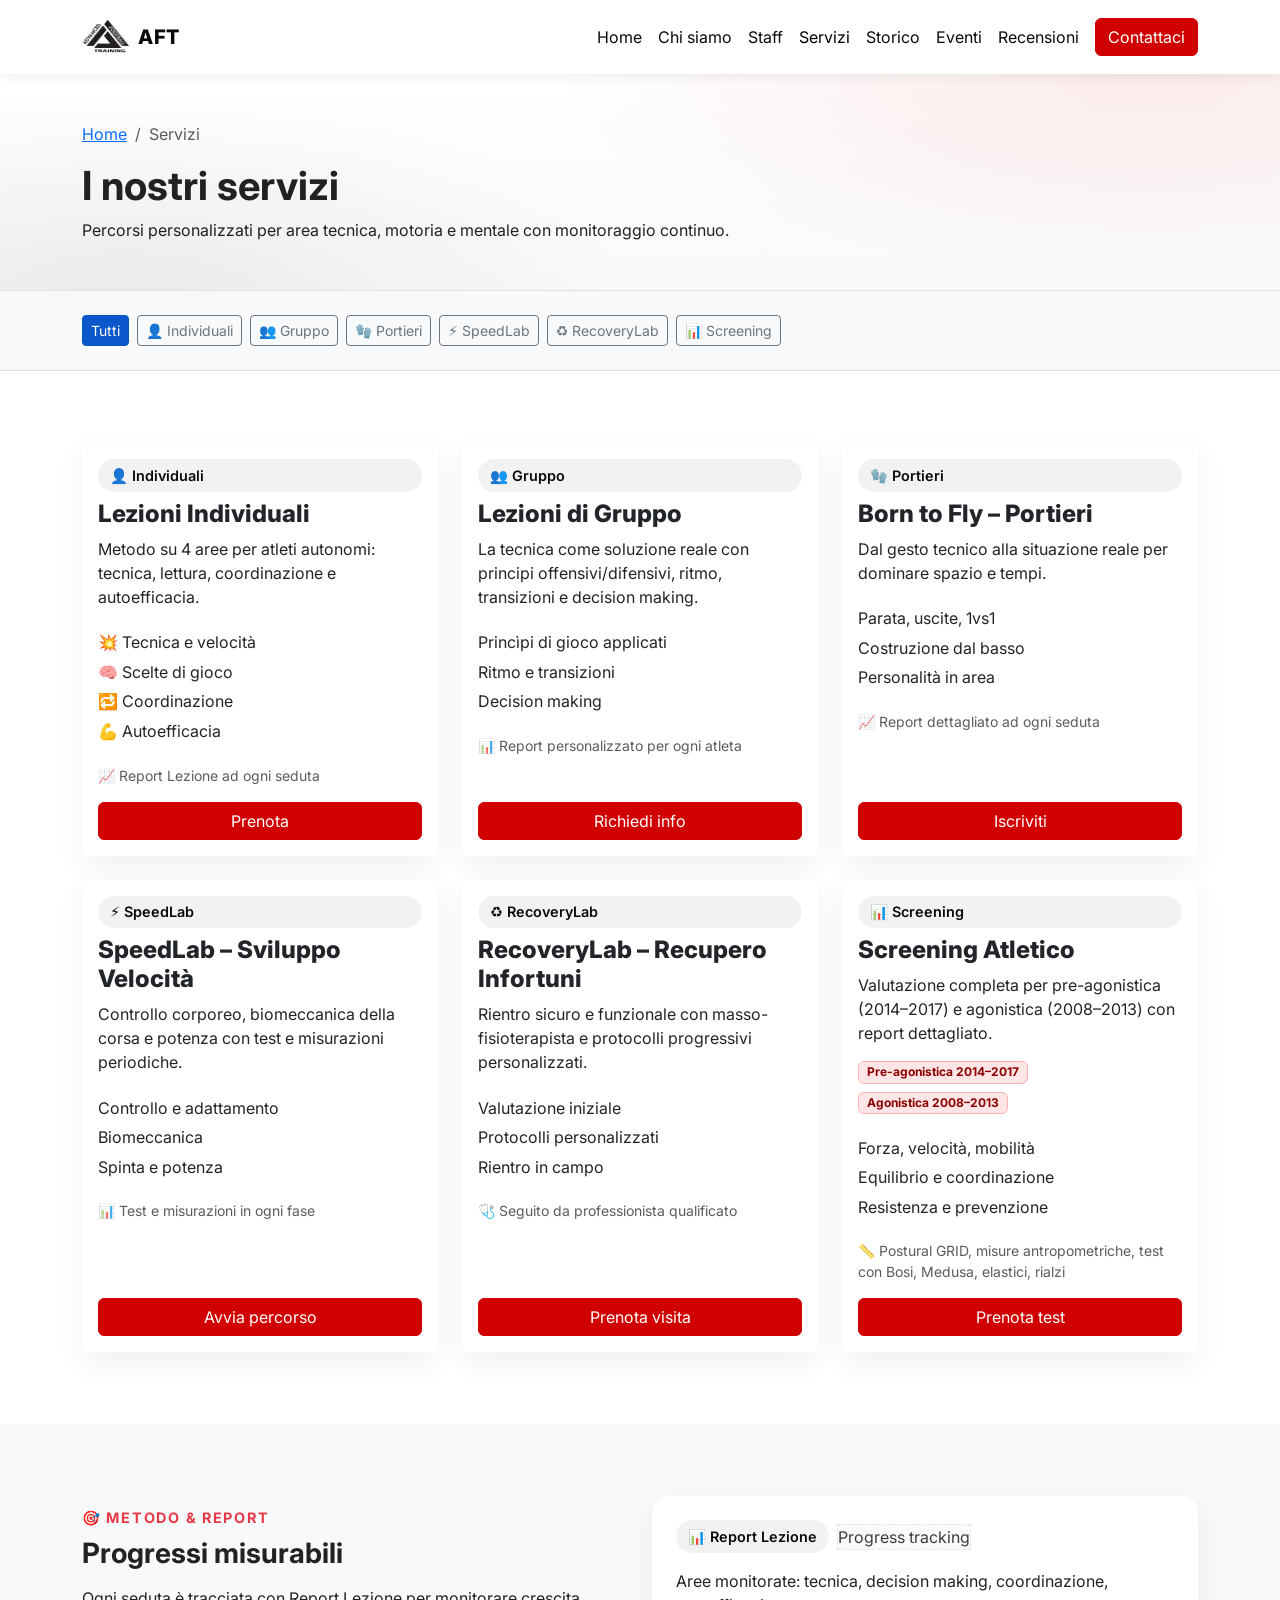
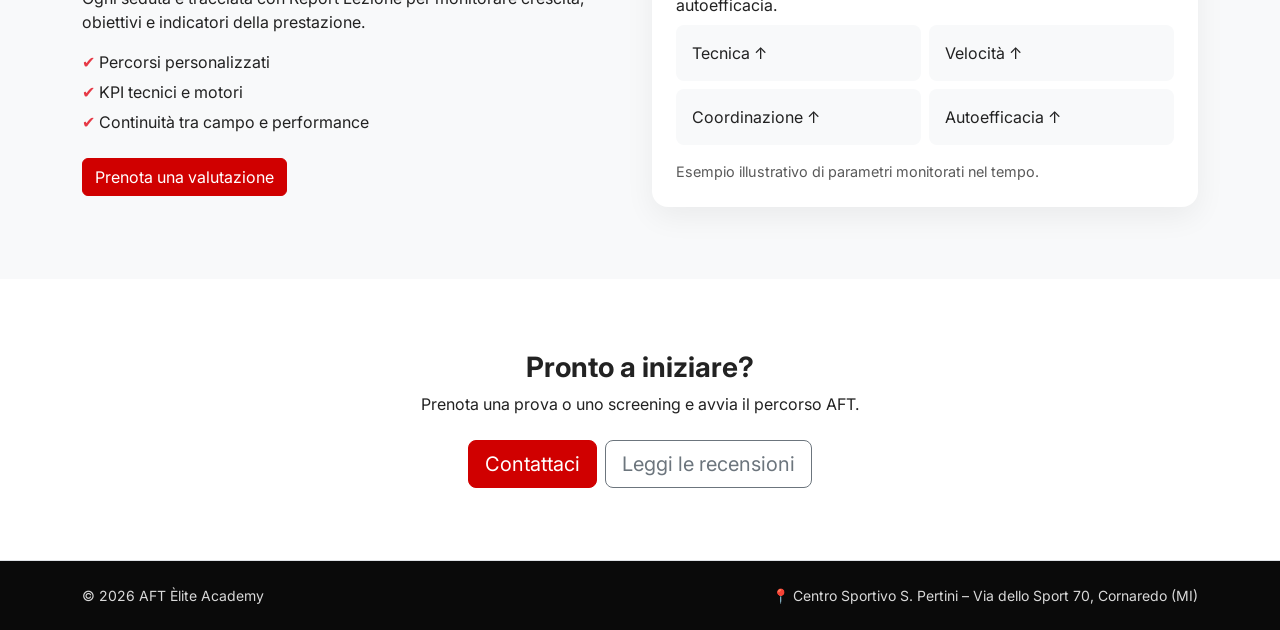
<file: html/servizi.html>
<!DOCTYPE html>
<html lang="it">
<head>
  <meta charset="UTF-8" />
  <title>Servizi – AFT Èlite Academy</title>
  <meta name="viewport" content="width=device-width, initial-scale=1" />
  <link href="https://cdn.jsdelivr.net/npm/bootstrap@5.3.3/dist/css/bootstrap.min.css" rel="stylesheet">
  <link href="https://fonts.googleapis.com/css2?family=Inter:wght@400;600;800&display=swap" rel="stylesheet">
  <link href="css/style.css" rel="stylesheet">
</head>
<body>

  <!-- Navbar -->
  <nav class="navbar navbar-expand-lg sticky-top">
    <div class="container">
      <a class="navbar-brand d-flex align-items-center gap-2" href="index.html">
        <img src="asset/Logo.png" alt="AFT Logo" width="48" height="48">
        <span class="brand-badge">AFT</span>
      </a>
      <button class="navbar-toggler" type="button" data-bs-toggle="collapse" data-bs-target="#mainNav">
        <span class="navbar-toggler-icon"></span>
      </button>
      <div id="mainNav" class="collapse navbar-collapse">
        <ul class="navbar-nav ms-auto align-items-lg-center">
          <li class="nav-item"><a class="nav-link" href="index.html">Home</a></li>
          <li class="nav-item"><a class="nav-link" href="chi-siamo.html">Chi siamo</a></li>
          <li class="nav-item"><a class="nav-link" href="staff.html">Staff</a></li>
          <li class="nav-item active"><a class="nav-link active" aria-current="page" href="servizi.html">Servizi</a></li>
          <li class="nav-item"><a class="nav-link" href="storico.html">Storico</a></li>
          <li class="nav-item"><a class="nav-link" href="eventi.html">Eventi</a></li>
          <li class="nav-item"><a class="nav-link" href="recensioni.html">Recensioni</a></li>
          <li class="nav-item ms-lg-2"><a class="btn btn-primary" href="contatti.html">Contattaci</a></li>
        </ul>
      </div>
    </div>
  </nav>

  <!-- Hero -->
  <header class="py-5 bg-stripe border-bottom">
    <div class="container">
      <nav aria-label="breadcrumb" class="mb-2">
        <ol class="breadcrumb">
          <li class="breadcrumb-item"><a href="index.html">Home</a></li>
          <li class="breadcrumb-item active" aria-current="page">Servizi</li>
        </ol>
      </nav>
      <h1 class="fw-bold mb-2">I nostri servizi</h1>
      <p class="mb-0">Percorsi personalizzati per area tecnica, motoria e mentale con monitoraggio continuo.</p>
    </div>
  </header>

  <main>

    <!-- Filtri -->
    <section class="py-4 border-bottom bg-light">
      <div class="container">
        <div class="d-flex flex-wrap gap-2" id="filtri-servizi">
          <button class="btn btn-primary btn-sm filter-btn active" data-filter="tutti">Tutti</button>
          <button class="btn btn-outline-secondary btn-sm filter-btn" data-filter="individuali">👤 Individuali</button>
          <button class="btn btn-outline-secondary btn-sm filter-btn" data-filter="gruppo">👥 Gruppo</button>
          <button class="btn btn-outline-secondary btn-sm filter-btn" data-filter="portieri">🧤 Portieri</button>
          <button class="btn btn-outline-secondary btn-sm filter-btn" data-filter="speedlab">⚡ SpeedLab</button>
          <button class="btn btn-outline-secondary btn-sm filter-btn" data-filter="recoverylab">♻️ RecoveryLab</button>
          <button class="btn btn-outline-secondary btn-sm filter-btn" data-filter="screening">📊 Screening</button>
        </div>
      </div>
    </section>

    <!-- Griglia Servizi -->
    <section class="section-spaced">
      <div class="container">
        <div class="row row-cols-1 row-cols-md-2 row-cols-lg-3 g-4" id="griglia-servizi">

          <!-- Lezioni Individuali -->
          <div class="col service-item" data-category="individuali">
            <div class="card card-elev h-100">
              <div class="card-body d-flex flex-column">
                <span class="icon-pill mb-2">👤 Individuali</span>
                <h4 class="card-title">Lezioni Individuali</h4>
                <p>Metodo su 4 aree per atleti autonomi: tecnica, lettura, coordinazione e autoefficacia.</p>
                <ul class="list-unstyled list-compact mb-3">
                  <li>💥 Tecnica e velocità</li>
                  <li>🧠 Scelte di gioco</li>
                  <li>🔁 Coordinazione</li>
                  <li>💪 Autoefficacia</li>
                </ul>
                <p class="small text-muted">📈 Report Lezione ad ogni seduta</p>
                <div class="mt-auto">
                  <a href="contatti.html" class="btn btn-primary w-100">Prenota</a>
                </div>
              </div>
            </div>
          </div>

          <!-- Lezioni di Gruppo -->
          <div class="col service-item" data-category="gruppo">
            <div class="card card-elev h-100">
              <div class="card-body d-flex flex-column">
                <span class="icon-pill mb-2">👥 Gruppo</span>
                <h4 class="card-title">Lezioni di Gruppo</h4>
                <p>La tecnica come soluzione reale con principi offensivi/difensivi, ritmo, transizioni e decision making.</p>
                <ul class="list-unstyled list-compact mb-3">
                  <li>Princìpi di gioco applicati</li>
                  <li>Ritmo e transizioni</li>
                  <li>Decision making</li>
                </ul>
                <p class="small text-muted">📊 Report personalizzato per ogni atleta</p>
                <div class="mt-auto">
                  <a href="contatti.html" class="btn btn-primary w-100">Richiedi info</a>
                </div>
              </div>
            </div>
          </div>

          <!-- Born to Fly – Portieri -->
          <div class="col service-item" data-category="portieri">
            <div class="card card-elev h-100">
              <div class="card-body d-flex flex-column">
                <span class="icon-pill mb-2">🧤 Portieri</span>
                <h4 class="card-title">Born to Fly – Portieri</h4>
                <p>Dal gesto tecnico alla situazione reale per dominare spazio e tempi.</p>
                <ul class="list-unstyled list-compact mb-3">
                  <li>Parata, uscite, 1vs1</li>
                  <li>Costruzione dal basso</li>
                  <li>Personalità in area</li>
                </ul>
                <p class="small text-muted">📈 Report dettagliato ad ogni seduta</p>
                <div class="mt-auto">
                  <a href="contatti.html" class="btn btn-primary w-100">Iscriviti</a>
                </div>
              </div>
            </div>
          </div>

          <!-- SpeedLab -->
          <div class="col service-item" data-category="speedlab">
            <div class="card card-elev h-100">
              <div class="card-body d-flex flex-column">
                <span class="icon-pill mb-2">⚡ SpeedLab</span>
                <h4 class="card-title">SpeedLab – Sviluppo Velocità</h4>
                <p>Controllo corporeo, biomeccanica della corsa e potenza con test e misurazioni periodiche.</p>
                <ul class="list-unstyled list-compact mb-3">
                  <li>Controllo e adattamento</li>
                  <li>Biomeccanica</li>
                  <li>Spinta e potenza</li>
                </ul>
                <p class="small text-muted">📊 Test e misurazioni in ogni fase</p>
                <div class="mt-auto">
                  <a href="contatti.html" class="btn btn-primary w-100">Avvia percorso</a>
                </div>
              </div>
            </div>
          </div>

          <!-- RecoveryLab -->
          <div class="col service-item" data-category="recoverylab">
            <div class="card card-elev h-100">
              <div class="card-body d-flex flex-column">
                <span class="icon-pill mb-2">♻️ RecoveryLab</span>
                <h4 class="card-title">RecoveryLab – Recupero Infortuni</h4>
                <p>Rientro sicuro e funzionale con masso-fisioterapista e protocolli progressivi personalizzati.</p>
                <ul class="list-unstyled list-compact mb-3">
                  <li>Valutazione iniziale</li>
                  <li>Protocolli personalizzati</li>
                  <li>Rientro in campo</li>
                </ul>
                <p class="small text-muted">🩺 Seguito da professionista qualificato</p>
                <div class="mt-auto">
                  <a href="contatti.html" class="btn btn-primary w-100">Prenota visita</a>
                </div>
              </div>
            </div>
          </div>

          <!-- Screening Atletico -->
          <div class="col service-item" data-category="screening">
            <div class="card card-elev h-100">
              <div class="card-body d-flex flex-column">
                <span class="icon-pill mb-2">📊 Screening</span>
                <h4 class="card-title">Screening Atletico</h4>
                <p>Valutazione completa per pre-agonistica (2014–2017) e agonistica (2008–2013) con report dettagliato.</p>
                <div class="d-flex flex-wrap gap-2 mb-3">
                  <span class="badge badge-level">Pre-agonistica 2014–2017</span>
                  <span class="badge badge-level">Agonistica 2008–2013</span>
                </div>
                <ul class="list-unstyled list-compact mb-3">
                  <li>Forza, velocità, mobilità</li>
                  <li>Equilibrio e coordinazione</li>
                  <li>Resistenza e prevenzione</li>
                </ul>
                <p class="small text-muted">📏 Postural GRID, misure antropometriche, test con Bosi, Medusa, elastici, rialzi</p>
                <div class="mt-auto">
                  <a href="contatti.html" class="btn btn-primary w-100">Prenota test</a>
                </div>
              </div>
            </div>
          </div>

        </div><!-- fine griglia -->
      </div>
    </section>

    <!-- Metodo & Report -->
    <section class="section-spaced bg-light">
      <div class="container">
        <div class="row align-items-center g-4">
          <div class="col-lg-6">
            <p class="eyebrow mb-2">🎯 Metodo & Report</p>
            <h3 class="fw-bold mb-3">Progressi misurabili</h3>
            <p>Ogni seduta è tracciata con Report Lezione per monitorare crescita, obiettivi e indicatori della prestazione.</p>
            <ul class="list-unstyled list-compact mb-4">
              <li><span class="check">✔</span> Percorsi personalizzati</li>
              <li><span class="check">✔</span> KPI tecnici e motori</li>
              <li><span class="check">✔</span> Continuità tra campo e performance</li>
            </ul>
            <a href="contatti.html" class="btn btn-primary">Prenota una valutazione</a>
          </div>
          <div class="col-lg-6">
            <div class="p-4 bg-white rounded-4 card-elev">
              <div class="d-flex align-items-center gap-2 mb-3">
                <span class="icon-pill">📊 Report Lezione</span>
                <span class="pill-muted">Progress tracking</span>
              </div>
              <p class="mb-2">Aree monitorate: tecnica, decision making, coordinazione, autoefficacia.</p>
              <div class="row g-2">
                <div class="col-6"><div class="p-3 rounded-3 bg-light">Tecnica ↑</div></div>
                <div class="col-6"><div class="p-3 rounded-3 bg-light">Velocità ↑</div></div>
                <div class="col-6"><div class="p-3 rounded-3 bg-light">Coordinazione ↑</div></div>
                <div class="col-6"><div class="p-3 rounded-3 bg-light">Autoefficacia ↑</div></div>
              </div>
              <p class="footnote mt-3 mb-0">Esempio illustrativo di parametri monitorati nel tempo.</p>
            </div>
          </div>
        </div>
      </div>
    </section>

    <!-- CTA finale -->
    <section class="section-spaced text-center">
      <div class="container">
        <h3 class="fw-bold mb-2">Pronto a iniziare?</h3>
        <p class="mb-4">Prenota una prova o uno screening e avvia il percorso AFT.</p>
        <div class="d-flex justify-content-center gap-2 flex-wrap">
          <a class="btn btn-primary btn-lg" href="contatti.html">Contattaci</a>
          <a class="btn btn-outline-secondary btn-lg" href="recensioni.html">Leggi le recensioni</a>
        </div>
      </div>
    </section>

  </main>

  <!-- Footer -->
  <footer class="py-4 border-top footer-dark">
    <div class="container d-flex flex-column flex-lg-row justify-content-between align-items-center gap-2">
      <small>&copy; 2026 AFT Èlite Academy</small>
      <small>📍 Centro Sportivo S. Pertini – Via dello Sport 70, Cornaredo (MI)</small>
    </div>
  </footer>

  <script src="https://cdn.jsdelivr.net/npm/bootstrap@5.3.3/dist/js/bootstrap.bundle.min.js"></script>

  <!-- Filtri JS -->
  <script>
    document.querySelectorAll('.filter-btn').forEach(btn => {
      btn.addEventListener('click', function () {
        // Aggiorna stato bottoni
        document.querySelectorAll('.filter-btn').forEach(b => {
          b.classList.remove('active', 'btn-primary');
          b.classList.add('btn-outline-secondary');
        });
        this.classList.add('active', 'btn-primary');
        this.classList.remove('btn-outline-secondary');

        const filter = this.dataset.filter;

        document.querySelectorAll('.service-item').forEach(item => {
          if (filter === 'tutti' || item.dataset.category === filter) {
            item.style.display = '';
          } else {
            item.style.display = 'none';
          }
        });
      });
    });
  </script>

</body>
</html>
</file>
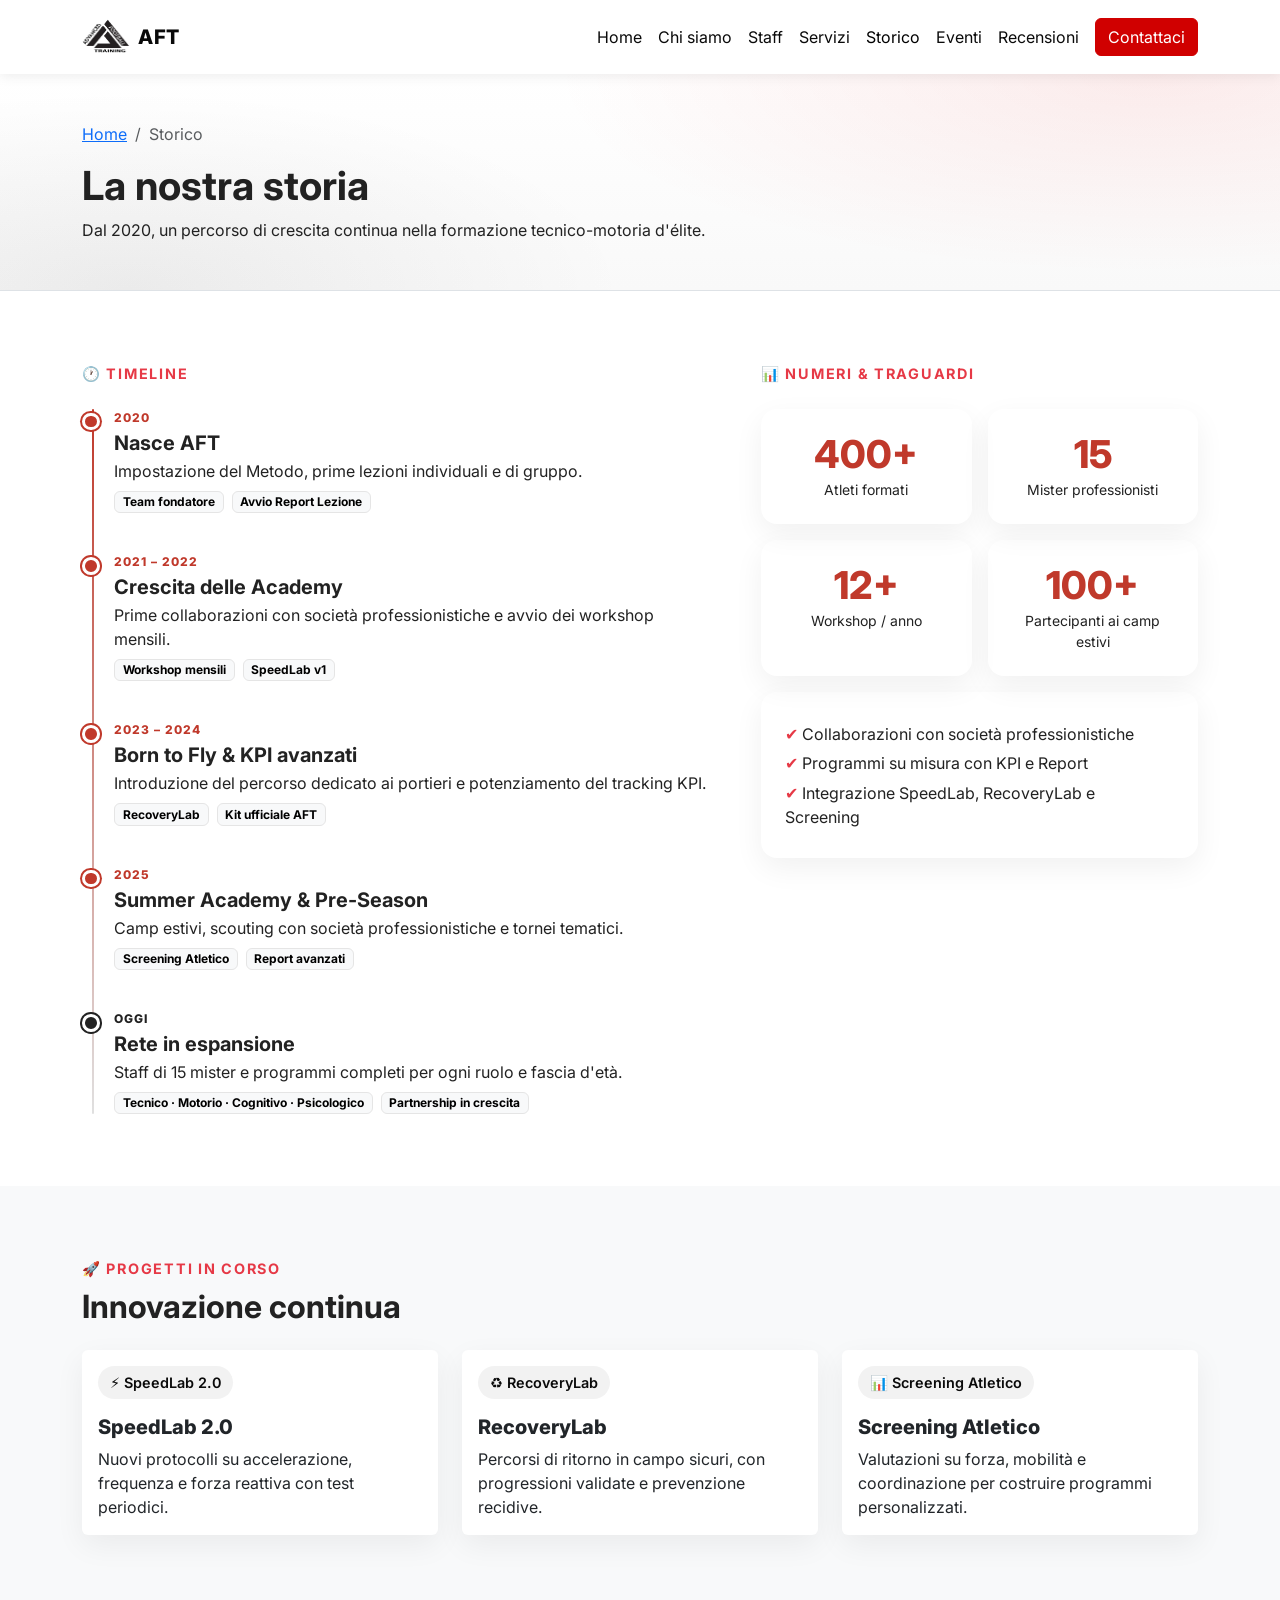
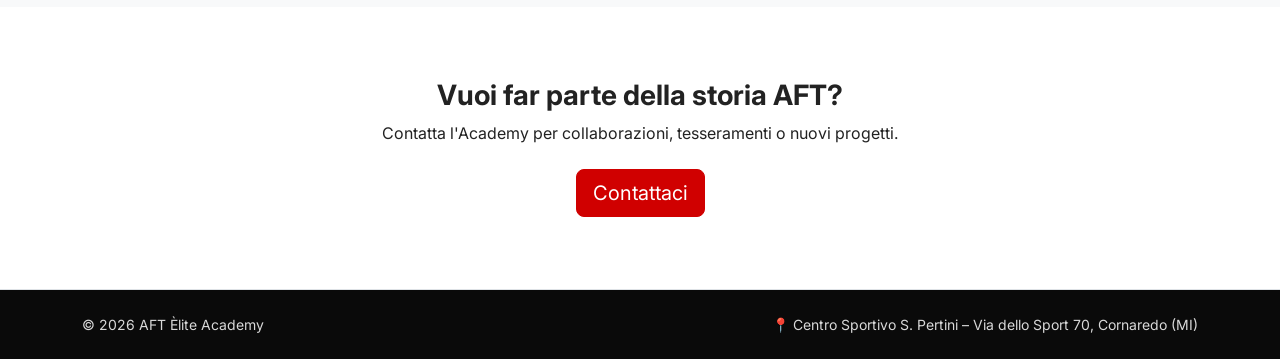
<file: html/storico.html>
<!DOCTYPE html>
<html lang="it">
<head>
  <meta charset="UTF-8" />
  <title>Storico – AFT Èlite Academy</title>
  <meta name="viewport" content="width=device-width, initial-scale=1" />
  <link href="https://cdn.jsdelivr.net/npm/bootstrap@5.3.3/dist/css/bootstrap.min.css" rel="stylesheet">
  <link href="https://fonts.googleapis.com/css2?family=Inter:wght@400;600;800&display=swap" rel="stylesheet">
  <link href="css/style.css" rel="stylesheet">
  <style>
    /* ── Timeline ── */
    .timeline {
      position: relative;
      padding-left: 2rem;
    }
    .timeline::before {
      content: '';
      position: absolute;
      left: .6rem;
      top: 0;
      bottom: 0;
      width: 2px;
      background: linear-gradient(to bottom, #c0392b, #e0e0e0);
      border-radius: 2px;
    }
    .timeline-item {
      position: relative;
      margin-bottom: 2.5rem;
    }
    .timeline-item:last-child { margin-bottom: 0; }
    .timeline-dot {
      position: absolute;
      left: -2rem;
      top: .25rem;
      width: 1.1rem;
      height: 1.1rem;
      border-radius: 50%;
      background: #c0392b;
      border: 3px solid #fff;
      box-shadow: 0 0 0 2px #c0392b;
    }
    .timeline-year {
      font-size: .75rem;
      font-weight: 800;
      letter-spacing: .08em;
      text-transform: uppercase;
      color: #c0392b;
      margin-bottom: .25rem;
    }

    /* ── Stat numbers ── */
    .stat-number {
      font-size: 2.4rem;
      font-weight: 800;
      color: #c0392b;
      line-height: 1.1;
    }
  </style>
</head>
<body>

  <!-- Navbar -->
  <nav class="navbar navbar-expand-lg sticky-top">
    <div class="container">
      <a class="navbar-brand d-flex align-items-center gap-2" href="index.html">
        <img src="asset/Logo.png" alt="AFT Logo" width="48" height="48">
        <span class="brand-badge">AFT</span>
      </a>
      <button class="navbar-toggler" type="button" data-bs-toggle="collapse" data-bs-target="#mainNav">
        <span class="navbar-toggler-icon"></span>
      </button>
      <div id="mainNav" class="collapse navbar-collapse">
        <ul class="navbar-nav ms-auto align-items-lg-center">
          <li class="nav-item"><a class="nav-link" href="index.html">Home</a></li>
          <li class="nav-item"><a class="nav-link" href="chi-siamo.html">Chi siamo</a></li>
          <li class="nav-item"><a class="nav-link" href="staff.html">Staff</a></li>
          <li class="nav-item"><a class="nav-link" href="servizi.html">Servizi</a></li>
          <li class="nav-item active"><a class="nav-link active" aria-current="page" href="storico.html">Storico</a></li>
          <li class="nav-item"><a class="nav-link" href="eventi.html">Eventi</a></li>
          <li class="nav-item"><a class="nav-link" href="recensioni.html">Recensioni</a></li>
          <li class="nav-item ms-lg-2"><a class="btn btn-primary" href="contatti.html">Contattaci</a></li>
        </ul>
      </div>
    </div>
  </nav>

  <!-- Hero -->
  <header class="py-5 bg-stripe border-bottom">
    <div class="container">
      <nav aria-label="breadcrumb" class="mb-2">
        <ol class="breadcrumb">
          <li class="breadcrumb-item"><a href="index.html">Home</a></li>
          <li class="breadcrumb-item active" aria-current="page">Storico</li>
        </ol>
      </nav>
      <h1 class="fw-bold mb-2">La nostra storia</h1>
      <p class="mb-0">Dal 2020, un percorso di crescita continua nella formazione tecnico-motoria d'élite.</p>
    </div>
  </header>

  <main>

    <!-- Timeline + Numeri -->
    <section class="section-spaced">
      <div class="container">
        <div class="row g-5">

          <!-- Timeline -->
          <div class="col-lg-7">
            <p class="eyebrow mb-4">🕐 Timeline</p>
            <div class="timeline">

              <div class="timeline-item">
                <div class="timeline-dot"></div>
                <div class="timeline-year">2020</div>
                <h5 class="fw-bold mb-1">Nasce AFT</h5>
                <p class="mb-2">Impostazione del Metodo, prime lezioni individuali e di gruppo.</p>
                <div class="d-flex flex-wrap gap-2">
                  <span class="badge text-bg-light border">Team fondatore</span>
                  <span class="badge text-bg-light border">Avvio Report Lezione</span>
                </div>
              </div>

              <div class="timeline-item">
                <div class="timeline-dot"></div>
                <div class="timeline-year">2021 – 2022</div>
                <h5 class="fw-bold mb-1">Crescita delle Academy</h5>
                <p class="mb-2">Prime collaborazioni con società professionistiche e avvio dei workshop mensili.</p>
                <div class="d-flex flex-wrap gap-2">
                  <span class="badge text-bg-light border">Workshop mensili</span>
                  <span class="badge text-bg-light border">SpeedLab v1</span>
                </div>
              </div>

              <div class="timeline-item">
                <div class="timeline-dot"></div>
                <div class="timeline-year">2023 – 2024</div>
                <h5 class="fw-bold mb-1">Born to Fly & KPI avanzati</h5>
                <p class="mb-2">Introduzione del percorso dedicato ai portieri e potenziamento del tracking KPI.</p>
                <div class="d-flex flex-wrap gap-2">
                  <span class="badge text-bg-light border">RecoveryLab</span>
                  <span class="badge text-bg-light border">Kit ufficiale AFT</span>
                </div>
              </div>

              <div class="timeline-item">
                <div class="timeline-dot"></div>
                <div class="timeline-year">2025</div>
                <h5 class="fw-bold mb-1">Summer Academy & Pre-Season</h5>
                <p class="mb-2">Camp estivi, scouting con società professionistiche e tornei tematici.</p>
                <div class="d-flex flex-wrap gap-2">
                  <span class="badge text-bg-light border">Screening Atletico</span>
                  <span class="badge text-bg-light border">Report avanzati</span>
                </div>
              </div>

              <div class="timeline-item">
                <div class="timeline-dot" style="background:#222; box-shadow:0 0 0 2px #222;"></div>
                <div class="timeline-year" style="color:#222;">Oggi</div>
                <h5 class="fw-bold mb-1">Rete in espansione</h5>
                <p class="mb-2">Staff di 15 mister e programmi completi per ogni ruolo e fascia d'età.</p>
                <div class="d-flex flex-wrap gap-2">
                  <span class="badge text-bg-light border">Tecnico · Motorio · Cognitivo · Psicologico</span>
                  <span class="badge text-bg-light border">Partnership in crescita</span>
                </div>
              </div>

            </div>
          </div>

          <!-- Numeri -->
          <div class="col-lg-5">
            <p class="eyebrow mb-4">📊 Numeri & Traguardi</p>
            <div class="row g-3">
              <div class="col-6">
                <div class="p-4 rounded-4 card-elev text-center h-100">
                  <div class="stat-number">400+</div>
                  <div class="small mt-1">Atleti formati</div>
                </div>
              </div>
              <div class="col-6">
                <div class="p-4 rounded-4 card-elev text-center h-100">
                  <div class="stat-number">15</div>
                  <div class="small mt-1">Mister professionisti</div>
                </div>
              </div>
              <div class="col-6">
                <div class="p-4 rounded-4 card-elev text-center h-100">
                  <div class="stat-number">12+</div>
                  <div class="small mt-1">Workshop / anno</div>
                </div>
              </div>
              <div class="col-6">
                <div class="p-4 rounded-4 card-elev text-center h-100">
                  <div class="stat-number">100+</div>
                  <div class="small mt-1">Partecipanti ai camp estivi</div>
                </div>
              </div>
            </div>
            <div class="mt-3">
              <div class="p-4 rounded-4 card-elev">
                <ul class="list-unstyled list-compact mb-0">
                  <li><span class="check">✔</span> Collaborazioni con società professionistiche</li>
                  <li><span class="check">✔</span> Programmi su misura con KPI e Report</li>
                  <li><span class="check">✔</span> Integrazione SpeedLab, RecoveryLab e Screening</li>
                </ul>
              </div>
            </div>
          </div>

        </div>
      </div>
    </section>

    <!-- Progetti in corso -->
    <section class="section-spaced bg-light">
      <div class="container">
        <p class="eyebrow mb-2">🚀 Progetti in corso</p>
        <h2 class="fw-bold mb-4">Innovazione continua</h2>
        <div class="row row-cols-1 row-cols-md-3 g-4">
          <div class="col">
            <div class="card card-elev h-100">
              <div class="card-body">
                <span class="icon-pill mb-2">⚡ SpeedLab 2.0</span>
                <h5 class="card-title mt-2">SpeedLab 2.0</h5>
                <p class="mb-0">Nuovi protocolli su accelerazione, frequenza e forza reattiva con test periodici.</p>
              </div>
            </div>
          </div>
          <div class="col">
            <div class="card card-elev h-100">
              <div class="card-body">
                <span class="icon-pill mb-2">♻️ RecoveryLab</span>
                <h5 class="card-title mt-2">RecoveryLab</h5>
                <p class="mb-0">Percorsi di ritorno in campo sicuri, con progressioni validate e prevenzione recidive.</p>
              </div>
            </div>
          </div>
          <div class="col">
            <div class="card card-elev h-100">
              <div class="card-body">
                <span class="icon-pill mb-2">📊 Screening Atletico</span>
                <h5 class="card-title mt-2">Screening Atletico</h5>
                <p class="mb-0">Valutazioni su forza, mobilità e coordinazione per costruire programmi personalizzati.</p>
              </div>
            </div>
          </div>
        </div>
      </div>
    </section>

    <!-- CTA -->
    <section class="section-spaced text-center">
      <div class="container">
        <h3 class="fw-bold mb-2">Vuoi far parte della storia AFT?</h3>
        <p class="mb-4">Contatta l'Academy per collaborazioni, tesseramenti o nuovi progetti.</p>
        <a class="btn btn-primary btn-lg" href="contatti.html">Contattaci</a>
      </div>
    </section>

  </main>

  <!-- Footer -->
  <footer class="py-4 border-top footer-dark">
    <div class="container d-flex flex-column flex-lg-row justify-content-between align-items-center gap-2">
      <small>&copy; 2026 AFT Èlite Academy</small>
      <small>📍 Centro Sportivo S. Pertini – Via dello Sport 70, Cornaredo (MI)</small>
    </div>
  </footer>

  <script src="https://cdn.jsdelivr.net/npm/bootstrap@5.3.3/dist/js/bootstrap.bundle.min.js"></script>
</body>
</html>
</file>
<file: html/css/style.css>
:root{
  --aft-primary:#d00000;      /* rosso principale */
  --aft-dark:#0a0a0a;         /* nero profondo */
  --aft-accent:#e63946;       /* rosso accento */
  --aft-warm:#ff4d4d;         /* rosso caldo hover */
  --aft-gray:#f2f2f2;         /* grigio chiaro */
  --aft-mid:#222222;          /* testo primario */
  --aft-border:#e5e5e5;       /* bordi chiari */
}
body{font-family:"Inter",system-ui,-apple-system,Segoe UI,Roboto,Arial,sans-serif;color:var(--aft-mid);background:#fff;}
.navbar{box-shadow:0 2px 12px rgba(0,0,0,.08);background:#fff;}
.brand-badge{font-weight:800;letter-spacing:.5px;color:var(--aft-dark);}
.nav-link{color:var(--aft-dark);}
.nav-link:hover,.nav-link:focus{color:var(--aft-primary);}
.navbar .btn.btn-primary{box-shadow:none;}

.hero{
  position:relative;
  background:
    linear-gradient(120deg, rgba(10,10,10,.88), rgba(208,0,0,.75)),
    url('hero-football.jpg') center/cover no-repeat;
  color:#fff; padding:96px 0;
}
.hero h1{font-weight:800; line-height:1.1}
.hero p{opacity:.95}
.hero .btn-accent{background:var(--aft-accent); border:none; color:#fff;}
.hero .btn-accent:hover{background:var(--aft-warm);}
.eyebrow{font-size:.9rem; letter-spacing:.12em; text-transform:uppercase; color:var(--aft-accent); font-weight:700}

.section-spaced{padding:72px 0}
.divider{height:1px;background:linear-gradient(90deg,transparent,rgba(0,0,0,.12),transparent); margin:32px 0}

.icon-pill{
  display:inline-flex; align-items:center; gap:.5rem; padding:.35rem .75rem; border-radius:999px;
  background:var(--aft-gray); color:var(--aft-dark); font-weight:600; font-size:.9rem;
}
.card-elev{border:0; box-shadow:0 10px 30px rgba(0,0,0,.06); height:100%;}
.card-elev .card-title{font-weight:800}
.check{color:var(--aft-accent); font-weight:700}
.list-compact li{margin:.35rem 0}
.pill-muted{background:#fafafa; border:1px dashed var(--aft-border); color:#3c3c3c}

.bg-stripe{
  background:linear-gradient(180deg, #fff 0%, #f9f9f9 100%);
  position:relative;
}
.bg-stripe::after{
  content:""; position:absolute; inset:0; background:
   radial-gradient(600px 200px at 90% 0%, rgba(208,0,0,.08), transparent),
   radial-gradient(500px 200px at 10% 100%, rgba(10,10,10,.06), transparent);
  pointer-events:none;
}
.footnote{font-size:.9rem;color:#5a5a5a}
.grid-cols{row-gap:24px}

.badge-level{background:#ffe5e5;color:#8b0000;border:1px solid #ffb3b3}
.badge.text-bg-light{background:#fff; border-color:var(--aft-border) !important; color:var(--aft-dark)}

.btn-primary{
  --bs-btn-bg:var(--aft-primary);
  --bs-btn-border-color:var(--aft-primary);
  --bs-btn-hover-bg:#b80000;
  --bs-btn-hover-border-color:#b80000;
}
.btn-outline-primary{
  --bs-btn-color:var(--aft-primary);
  --bs-btn-border-color:var(--aft-primary);
  --bs-btn-hover-bg:var(--aft-primary);
  --bs-btn-hover-border-color:var(--aft-primary);
  --bs-btn-hover-color:#fff;
}
.btn-outline-secondary{
  --bs-btn-color:#6c757d;
  --bs-btn-border-color:#6c757d;
  --bs-btn-hover-bg:#6c757d;
  --bs-btn-hover-border-color:#6c757d;
  --bs-btn-hover-color:#fff;
}

a:focus-visible, button:focus-visible{outline:2px solid var(--aft-accent); outline-offset:2px;}

.footer-dark{background:var(--aft-dark); color:#d9d9d9;}
.footer-dark a{color:#ffffff; opacity:.9; text-decoration:none;}
.footer-dark a:hover{opacity:1;}

/* Hero base */
.hero{position:relative; color:#fff; padding:96px 0;}

/* Video background */
.hero-video .hero-bg{
  position:absolute; inset:0;
  width:100%; height:100%;
  object-fit:cover; object-position:center;
  z-index:0;
  filter:contrast(1.05) saturate(1.1);
}

/* Overlay rosso/nero coerente con palette */
.hero-video .hero-overlay{
  position:absolute; inset:0; z-index:1;
  background:linear-gradient(120deg, rgba(10,10,10,.75), rgba(208,0,0,.55));
  mix-blend-mode:multiply; /* opzionale, commentare se il video è già scuro */
}

/* Contenuto sopra il video */
.hero-video .container{position:relative; z-index:2;}

/* Altezza hero: adattare a gusto */
@media (min-width:992px){
  .hero{min-height:68vh; display:flex; align-items:center;}
}

/* Accessibilità: rispettare prefer-reduced-motion */
@media (prefers-reduced-motion: reduce){
  .hero-video .hero-bg{display:none;}
  .hero-video{background:linear-gradient(120deg, rgba(10,10,10,.88), rgba(208,0,0,.75)), url('hero-fallback.jpg') center/cover no-repeat;}
}
</file>
